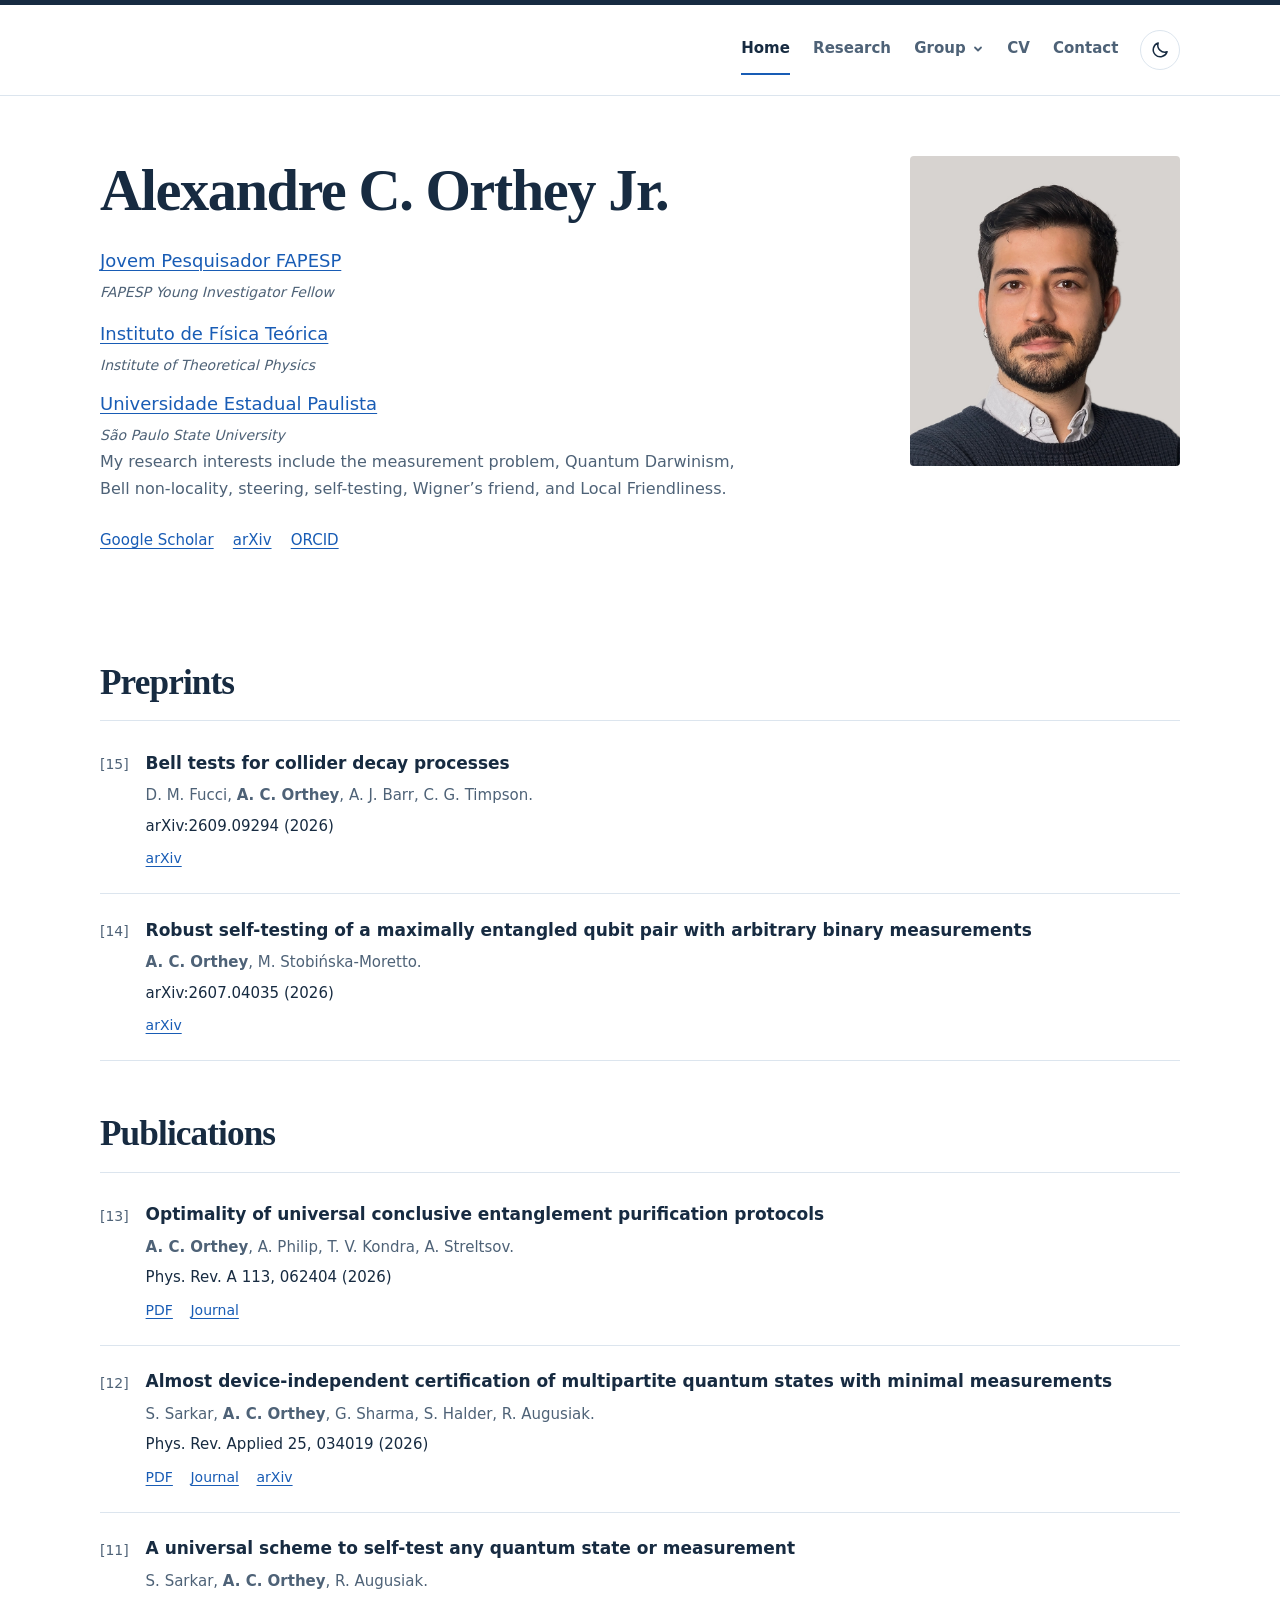
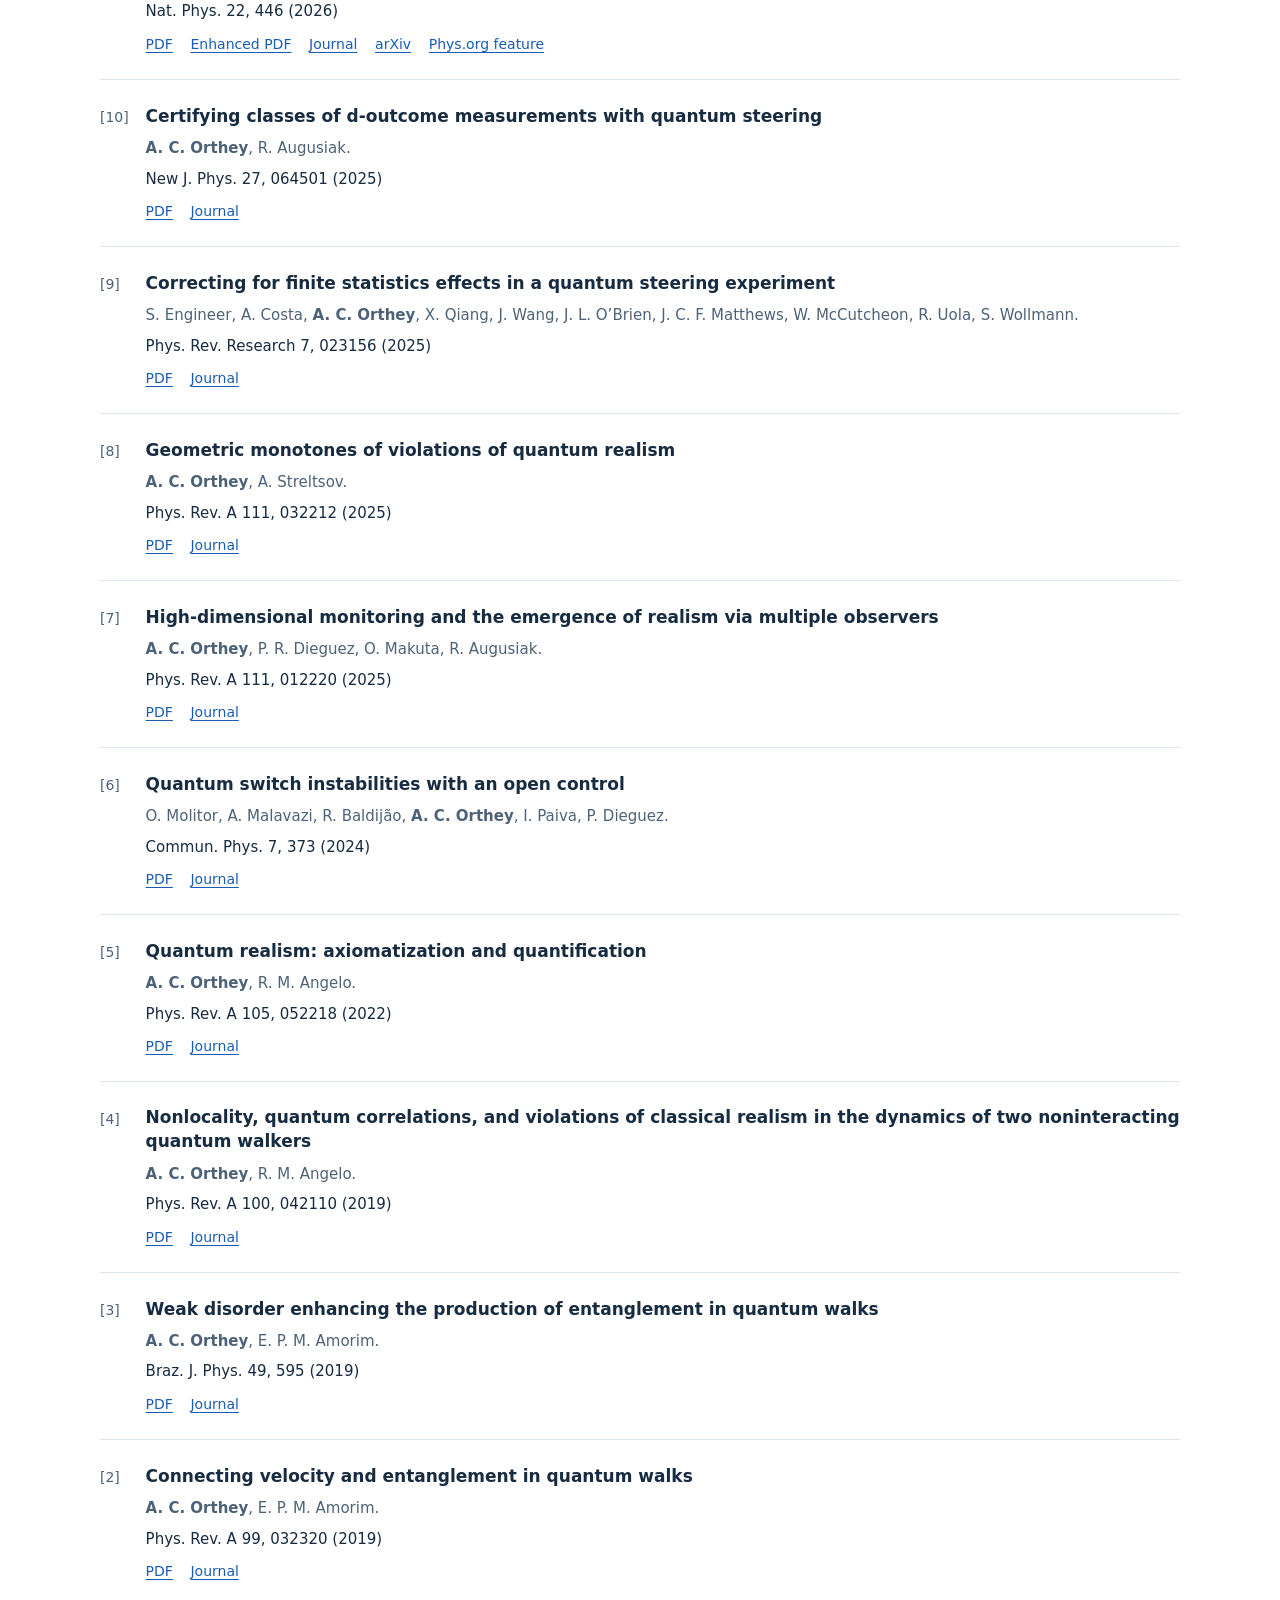
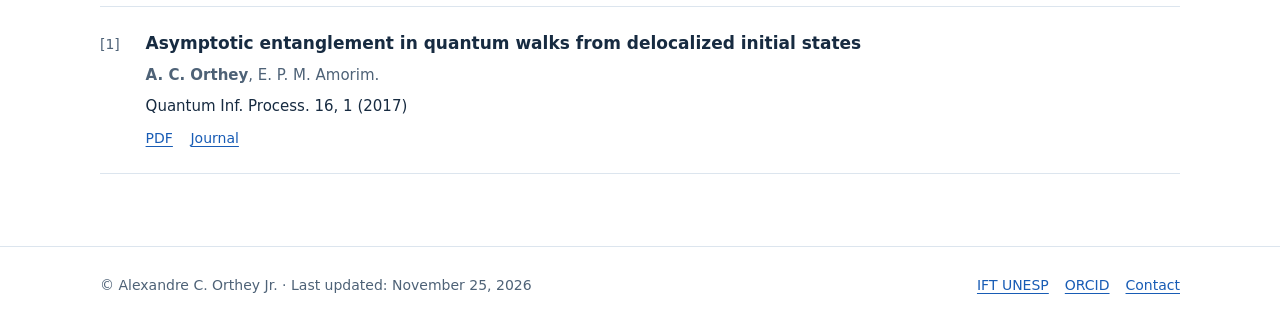
<file: index.html>
<!doctype html>
<html lang="en">
<head>
  <meta charset="utf-8">
  <meta name="viewport" content="width=device-width, initial-scale=1">
  <title>Alexandre C. Orthey Jr. | Quantum foundations</title>
  <meta name="description" content="Alexandre C. Orthey Jr. — quantum foundations and quantum information researcher at IFT UNESP. Research, publications, group, and academic background.">
  <link rel="icon" type="image/svg+xml" href="assets/cat.svg">
  <script>
    (function () {
      try {
        var saved = localStorage.getItem("theme");
        var theme = saved === "light" || saved === "dark"
          ? saved
          : (window.matchMedia("(prefers-color-scheme: dark)").matches ? "dark" : "light");
        document.documentElement.dataset.theme = theme;
      } catch (error) {
        document.documentElement.dataset.theme =
          window.matchMedia("(prefers-color-scheme: dark)").matches ? "dark" : "light";
      }
    }());
  </script>
  <link rel="stylesheet" href="assets/style.css?v=20260930">
  <script src="assets/theme.js" defer></script>
  <script src="assets/navigation.js" defer></script>
  <script data-goatcounter="https://orthey.goatcounter.com/count"
          async src="https://gc.zgo.at/count.js"></script>
  <link rel="canonical" href="https://orthey.github.io/">
</head>
<body>
  <a class="skip-link" href="#main">Skip to content</a>
  <!-- SHARED HEADER: if changing a navigation label, update it in all pages. -->
  <header class="site-header">
    <div class="wrap header-inner header-inner-home">
      <div class="header-actions">
        <nav aria-label="Main navigation">
          <ul class="navigation">
            <li><a href="index.html" aria-current="page">Home</a></li>
            <li><a href="research.html">Research</a></li>
            <li>
              <details class="nav-dropdown">
                <summary>Group <svg viewBox="0 0 12 12" aria-hidden="true"><path d="m3 4.5 3 3 3-3"/></svg></summary>
                <ul class="nav-submenu">
                  <li><a href="group.html">Members</a></li>
                  <li><a href="news.html">News</a></li>
                  <li><a href="visitors.html">Visitors</a></li>
                  <li><a href="open-positions.html">Open positions</a></li>
                </ul>
              </details>
            </li>
            <li><a href="cv.html">CV</a></li>
            <li><a href="contact.html">Contact</a></li>
          </ul>
        </nav>
        <button class="theme-toggle" type="button" aria-label="Switch to dark mode" aria-pressed="false" title="Switch to dark mode">
          <svg viewBox="0 0 24 24" aria-hidden="true">
            <path class="theme-icon-moon" d="M20.5 14.2A8.5 8.5 0 0 1 9.8 3.5 8.5 8.5 0 1 0 20.5 14.2Z"/>
            <g class="theme-icon-sun">
              <circle cx="12" cy="12" r="3.5"/>
              <path d="M12 2v2M12 20v2M4.9 4.9l1.4 1.4M17.7 17.7l1.4 1.4M2 12h2M20 12h2M4.9 19.1l1.4-1.4M17.7 6.3l1.4-1.4"/>
            </g>
          </svg>
        </button>
      </div>
    </div>
  </header>
  <main class="wrap" id="main">
    <!-- INTRODUCTION -->
    <section class="hero" aria-labelledby="profile-title">
      <div>
        <h1 id="profile-title">Alexandre C. Orthey Jr.</h1>
        <div class="affiliation">
          <div class="affiliation-fellowship">
            <a href="https://bv.fapesp.br/en/auxilios/119982/quantum-resources-and-applications-in-extended-wigners-friend-scenarios/" lang="pt-BR">Jovem Pesquisador FAPESP</a><br>
            <em class="institution-translation">FAPESP Young Investigator Fellow</em>
          </div>
          <div class="institution">
            <a href="https://www.ift.unesp.br/" lang="pt-BR">Instituto de Física Teórica</a><br>
            <em class="institution-translation">Institute of Theoretical Physics</em>
          </div>
          <div class="institution">
            <a href="https://www2.unesp.br/" lang="pt-BR">Universidade Estadual Paulista</a><br>
            <em class="institution-translation">São Paulo State University</em>
          </div>
        </div>
        <p class="interests">My research interests include the measurement problem, Quantum Darwinism, Bell non-locality, steering, self-testing, Wigner’s friend, and Local Friendliness.</p>
        <div class="profile-links"><a href="https://scholar.google.com/citations?hl=en&amp;user=_CFKh98AAAAJ&amp;view_op=list_works&amp;sortby=pubdate">Google Scholar</a> <a href="https://arxiv.org/a/orthey_a_1.html">arXiv</a> <a href="https://orcid.org/0000-0001-8111-3944">ORCID</a></div>
      </div>
      <div class="hero-photo"><img class="portrait" src="assets/images/alexandre-orthey.jpg?v=20c31b17df38" alt="Alexandre C. Orthey Jr." width="270" height="310"></div>
    </section>

    <section class="section" aria-labelledby="preprints-title">
      <div class="section-heading"><h2 id="preprints-title">Preprints</h2></div>
      <ul class="publications">
      <!-- PUBLICATION 15: copy this entire li block to add another paper. -->
      <li class="publication">
        <span class="publication-number">[15]</span>
        <div>
          <span class="publication-title">Bell tests for collider decay processes</span>
          <p class="authors">D. M. Fucci, <strong>A. C. Orthey</strong>, A. J. Barr, C. G. Timpson.</p>
          <p class="journal">arXiv:2609.09294 (2026)</p>
          <div class="publication-links"><a href="https://arxiv.org/abs/2609.09294">arXiv</a></div>
        </div>
      </li>
      <!-- PUBLICATION 14: copy this entire li block to add another paper. -->
      <li class="publication">
        <span class="publication-number">[14]</span>
        <div>
          <span class="publication-title">Robust self-testing of a maximally entangled qubit pair with arbitrary binary measurements</span>
          <p class="authors"><strong>A. C. Orthey</strong>, M. Stobińska-Moretto.</p>
          <p class="journal">arXiv:2607.04035 (2026)</p>
          <div class="publication-links"><a href="https://arxiv.org/abs/2607.04035">arXiv</a></div>
        </div>
      </li>
      </ul>
    </section>

    <section class="section" aria-labelledby="publications-title">
      <div class="section-heading"><h2 id="publications-title">Publications</h2></div>
      <ul class="publications">
      <!-- PUBLICATION 13: copy this entire li block to add another paper. -->
      <li class="publication">
        <span class="publication-number">[13]</span>
        <div>
          <span class="publication-title">Optimality of universal conclusive entanglement purification protocols</span>
          <p class="authors"><strong>A. C. Orthey</strong>, A. Philip, T. V. Kondra, A. Streltsov.</p>
          <p class="journal">Phys. Rev. A 113, 062404 (2026)</p>
          <div class="publication-links"><a href="papers/orthey2026optimality.pdf">PDF</a> <a href="https://doi.org/10.1103/bz3j-9njg">Journal</a></div>
        </div>
      </li>
      <!-- PUBLICATION 12: copy this entire li block to add another paper. -->
      <li class="publication">
        <span class="publication-number">[12]</span>
        <div>
          <span class="publication-title">Almost device-independent certification of multipartite quantum states with minimal measurements</span>
          <p class="authors">S. Sarkar, <strong>A. C. Orthey</strong>, G. Sharma, S. Halder, R. Augusiak.</p>
          <p class="journal">Phys. Rev. Applied 25, 034019 (2026)</p>
          <div class="publication-links"><a href="papers/sarkar2026almost.pdf">PDF</a> <a href="https://doi.org/10.1103/d1bt-sg46">Journal</a> <a href="http://arxiv.org/abs/2402.18522">arXiv</a></div>
        </div>
      </li>
      <!-- PUBLICATION 11: copy this entire li block to add another paper. -->
      <li class="publication">
        <span class="publication-number">[11]</span>
        <div>
          <span class="publication-title">A universal scheme to self-test any quantum state or measurement</span>
          <p class="authors">S. Sarkar, <strong>A. C. Orthey</strong>, R. Augusiak.</p>
          <p class="journal">Nat. Phys. 22, 446 (2026)</p>
          <div class="publication-links"><a href="papers/Sarkar_et_al-2026-Nature_Physics.pdf">PDF</a> <a href="https://rdcu.be/e6Bbq">Enhanced PDF</a> <a href="https://doi.org/10.1038/s41567-026-03181-y">Journal</a> <a href="https://arxiv.org/abs/2312.04405">arXiv</a> <a href="https://phys.org/news/2026-03-universal-scheme-quantum-state.html">Phys.org feature</a></div>
        </div>
      </li>
      <!-- PUBLICATION 10: copy this entire li block to add another paper. -->
      <li class="publication">
        <span class="publication-number">[10]</span>
        <div>
          <span class="publication-title">Certifying classes of d-outcome measurements with quantum steering</span>
          <p class="authors"><strong>A. C. Orthey</strong>, R. Augusiak.</p>
          <p class="journal">New J. Phys. 27, 064501 (2025)</p>
          <div class="publication-links"><a href="papers/orthey2025certifying.pdf">PDF</a> <a href="https://doi.org/10.1088/1367-2630/adda73">Journal</a></div>
        </div>
      </li>
      <!-- PUBLICATION 9: copy this entire li block to add another paper. -->
      <li class="publication">
        <span class="publication-number">[9]</span>
        <div>
          <span class="publication-title">Correcting for finite statistics effects in a quantum steering experiment</span>
          <p class="authors">S. Engineer, A. Costa, <strong>A. C. Orthey</strong>, X. Qiang, J. Wang, J. L. O’Brien, J. C. F. Matthews, W. McCutcheon, R. Uola, S. Wollmann.</p>
          <p class="journal">Phys. Rev. Research 7, 023156 (2025)</p>
          <div class="publication-links"><a href="papers/engineer2025correcting.pdf">PDF</a> <a href="https://doi.org/10.1103/PhysRevResearch.7.023156">Journal</a></div>
        </div>
      </li>
      <!-- PUBLICATION 8: copy this entire li block to add another paper. -->
      <li class="publication">
        <span class="publication-number">[8]</span>
        <div>
          <span class="publication-title">Geometric monotones of violations of quantum realism</span>
          <p class="authors"><strong>A. C. Orthey</strong>, A. Streltsov.</p>
          <p class="journal">Phys. Rev. A 111, 032212 (2025)</p>
          <div class="publication-links"><a href="papers/orthey2025geometric.pdf">PDF</a> <a href="https://doi.org/10.1103/PhysRevA.111.032212">Journal</a></div>
        </div>
      </li>
      <!-- PUBLICATION 7: copy this entire li block to add another paper. -->
      <li class="publication">
        <span class="publication-number">[7]</span>
        <div>
          <span class="publication-title">High-dimensional monitoring and the emergence of realism via multiple observers</span>
          <p class="authors"><strong>A. C. Orthey</strong>, P. R. Dieguez, O. Makuta, R. Augusiak.</p>
          <p class="journal">Phys. Rev. A 111, 012220 (2025)</p>
          <div class="publication-links"><a href="papers/orthey2025high.pdf">PDF</a> <a href="https://doi.org/10.1103/PhysRevA.111.012220">Journal</a></div>
        </div>
      </li>
      <!-- PUBLICATION 6: copy this entire li block to add another paper. -->
      <li class="publication">
        <span class="publication-number">[6]</span>
        <div>
          <span class="publication-title">Quantum switch instabilities with an open control</span>
          <p class="authors">O. Molitor, A. Malavazi, R. Baldijão, <strong>A. C. Orthey</strong>, I. Paiva, P. Dieguez.</p>
          <p class="journal">Commun. Phys. 7, 373 (2024)</p>
          <div class="publication-links"><a href="papers/molitor_et_al-2024-communications_physics.pdf">PDF</a> <a href="https://doi.org/10.1038/s42005-024-01843-y">Journal</a></div>
        </div>
      </li>
      <!-- PUBLICATION 5: copy this entire li block to add another paper. -->
      <li class="publication">
        <span class="publication-number">[5]</span>
        <div>
          <span class="publication-title">Quantum realism: axiomatization and quantification</span>
          <p class="authors"><strong>A. C. Orthey</strong>, R. M. Angelo.</p>
          <p class="journal">Phys. Rev. A 105, 052218 (2022)</p>
          <div class="publication-links"><a href="papers/orthey2022quantum.pdf">PDF</a> <a href="https://doi.org/10.1103/PhysRevA.105.052218">Journal</a></div>
        </div>
      </li>
      <!-- PUBLICATION 4: copy this entire li block to add another paper. -->
      <li class="publication">
        <span class="publication-number">[4]</span>
        <div>
          <span class="publication-title">Nonlocality, quantum correlations, and violations of classical realism in the dynamics of two noninteracting quantum walkers</span>
          <p class="authors"><strong>A. C. Orthey</strong>, R. M. Angelo.</p>
          <p class="journal">Phys. Rev. A 100, 042110 (2019)</p>
          <div class="publication-links"><a href="papers/orthey2019nonlocality.pdf">PDF</a> <a href="https://doi.org/10.1103/PhysRevA.100.042110">Journal</a></div>
        </div>
      </li>
      <!-- PUBLICATION 3: copy this entire li block to add another paper. -->
      <li class="publication">
        <span class="publication-number">[3]</span>
        <div>
          <span class="publication-title">Weak disorder enhancing the production of entanglement in quantum walks</span>
          <p class="authors"><strong>A. C. Orthey</strong>, E. P. M. Amorim.</p>
          <p class="journal">Braz. J. Phys. 49, 595 (2019)</p>
          <div class="publication-links"><a href="papers/orthey2019weak.pdf">PDF</a> <a href="https://doi.org/10.1007/s13538-019-00685-2">Journal</a></div>
        </div>
      </li>
      <!-- PUBLICATION 2: copy this entire li block to add another paper. -->
      <li class="publication">
        <span class="publication-number">[2]</span>
        <div>
          <span class="publication-title">Connecting velocity and entanglement in quantum walks</span>
          <p class="authors"><strong>A. C. Orthey</strong>, E. P. M. Amorim.</p>
          <p class="journal">Phys. Rev. A 99, 032320 (2019)</p>
          <div class="publication-links"><a href="papers/orthey2019connecting.pdf">PDF</a> <a href="https://doi.org/10.1103/PhysRevA.99.032320">Journal</a></div>
        </div>
      </li>
      <!-- PUBLICATION 1: copy this entire li block to add another paper. -->
      <li class="publication">
        <span class="publication-number">[1]</span>
        <div>
          <span class="publication-title">Asymptotic entanglement in quantum walks from delocalized initial states</span>
          <p class="authors"><strong>A. C. Orthey</strong>, E. P. M. Amorim.</p>
          <p class="journal">Quantum Inf. Process. 16, 1 (2017)</p>
          <div class="publication-links"><a href="papers/orthey2017asymptotic.pdf">PDF</a> <a href="https://doi.org/10.1007/s11128-017-1672-1">Journal</a></div>
        </div>
      </li>
      </ul>
    </section>
  </main>
  <footer class="site-footer">
    <div class="wrap footer-inner">
      <p>© Alexandre C. Orthey Jr. <span aria-hidden="true">·</span> Last updated: November 25, 2026</p>
      <div class="footer-links"><a href="https://www.ift.unesp.br/#!/en">IFT UNESP</a> <a href="https://orcid.org/0000-0001-8111-3944">ORCID</a> <a href="contact.html">Contact</a></div>
    </div>
  </footer>
</body>
</html>
</file>
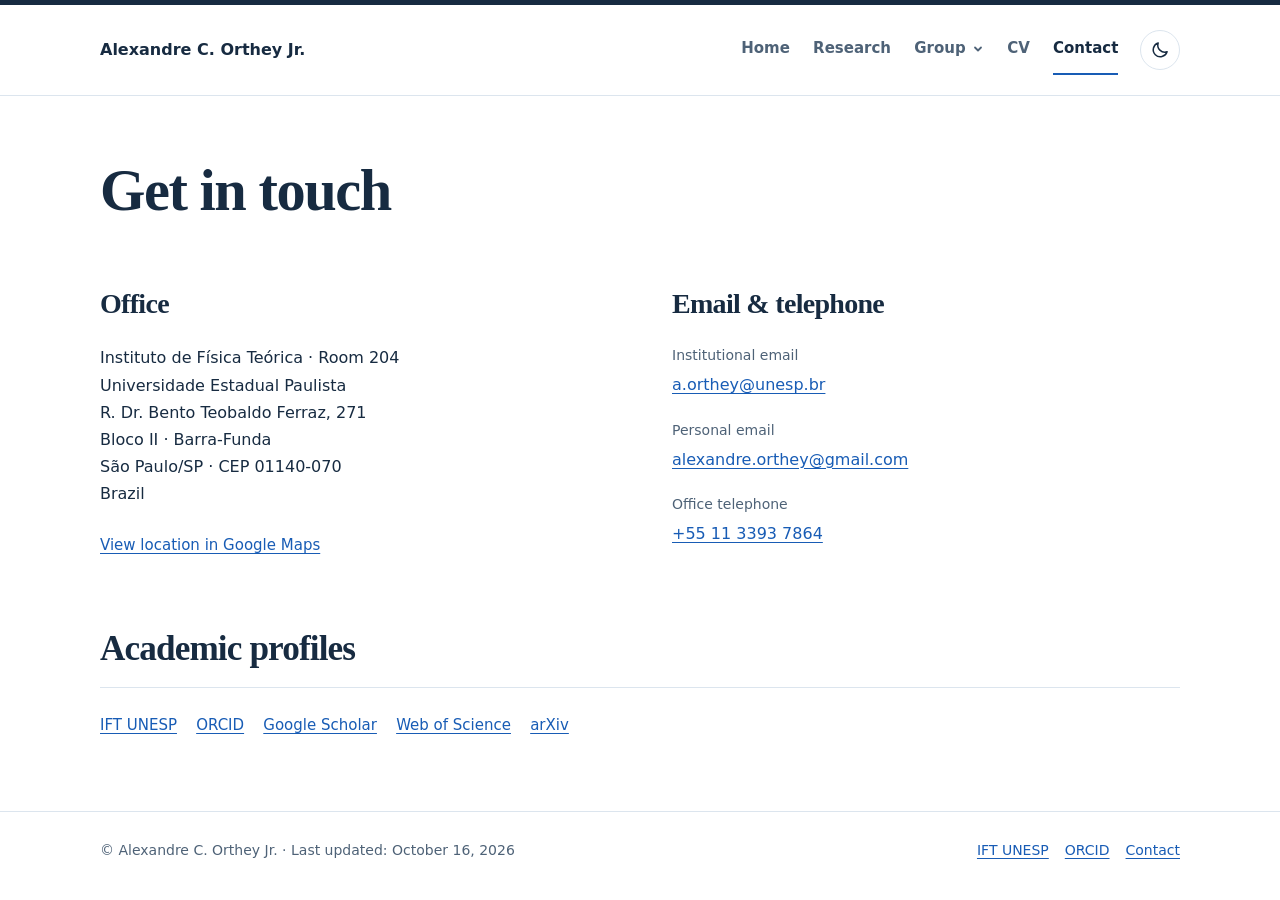
<file: contact.html>
<!doctype html>
<html lang="en">
<head>
  <meta charset="utf-8">
  <meta name="viewport" content="width=device-width, initial-scale=1">
  <title>Contact | Alexandre C. Orthey Jr.</title>
  <meta name="description" content="Contact Alexandre C. Orthey Jr. at the Institute of Theoretical Physics, São Paulo State University, Brazil.">
  <link rel="icon" type="image/svg+xml" href="assets/cat.svg">
  <script>
    (function () {
      try {
        var saved = localStorage.getItem("theme");
        var theme = saved === "light" || saved === "dark"
          ? saved
          : (window.matchMedia("(prefers-color-scheme: dark)").matches ? "dark" : "light");
        document.documentElement.dataset.theme = theme;
      } catch (error) {
        document.documentElement.dataset.theme =
          window.matchMedia("(prefers-color-scheme: dark)").matches ? "dark" : "light";
      }
    }());
  </script>
  <link rel="stylesheet" href="assets/style.css?v=20260930">
  <script src="assets/theme.js" defer></script>
  <script src="assets/navigation.js" defer></script>
  <script data-goatcounter="https://orthey.goatcounter.com/count"
          async src="https://gc.zgo.at/count.js"></script>
</head>
<body>
  <a class="skip-link" href="#main">Skip to content</a>
  <!-- SHARED HEADER: if changing a navigation label, update it in all pages. -->
  <header class="site-header">
    <div class="wrap header-inner">
      <a class="brand" href="index.html">Alexandre C. Orthey Jr.</a>
      <div class="header-actions">
        <nav aria-label="Main navigation">
          <ul class="navigation">
            <li><a href="index.html">Home</a></li>
            <li><a href="research.html">Research</a></li>
            <li>
              <details class="nav-dropdown">
                <summary>Group <svg viewBox="0 0 12 12" aria-hidden="true"><path d="m3 4.5 3 3 3-3"/></svg></summary>
                <ul class="nav-submenu">
                  <li><a href="group.html">Members</a></li>
                  <li><a href="news.html">News</a></li>
                  <li><a href="visitors.html">Visitors</a></li>
                  <li><a href="open-positions.html">Open positions</a></li>
                </ul>
              </details>
            </li>
            <li><a href="cv.html">CV</a></li>
            <li><a href="contact.html" aria-current="page">Contact</a></li>
          </ul>
        </nav>
        <button class="theme-toggle" type="button" aria-label="Switch to dark mode" aria-pressed="false" title="Switch to dark mode">
          <svg viewBox="0 0 24 24" aria-hidden="true">
            <path class="theme-icon-moon" d="M20.5 14.2A8.5 8.5 0 0 1 9.8 3.5 8.5 8.5 0 1 0 20.5 14.2Z"/>
            <g class="theme-icon-sun">
              <circle cx="12" cy="12" r="3.5"/>
              <path d="M12 2v2M12 20v2M4.9 4.9l1.4 1.4M17.7 17.7l1.4 1.4M2 12h2M20 12h2M4.9 19.1l1.4-1.4M17.7 6.3l1.4-1.4"/>
            </g>
          </svg>
        </button>
      </div>
    </div>
  </header>
  <main class="wrap" id="main">
    <div class="page-intro">
      <h1>Get in touch</h1>
    </div>
    <!-- CONTACT DETAILS -->
    <div class="contact-grid">
      <section aria-labelledby="office-title">
        <h2 id="office-title">Office</h2>
        <address>
          Instituto de Física Teórica · Room 204<br>
          Universidade Estadual Paulista<br>
          R. Dr. Bento Teobaldo Ferraz, 271<br>
          Bloco II · Barra-Funda<br>
          São Paulo/SP · CEP 01140-070<br>
          Brazil
        </address>
        <p class="profile-links"><a href="https://maps.app.goo.gl/yHxcCW7n1PpnyNoA8">View location in Google Maps</a></p>
      </section>
      <section aria-labelledby="email-title">
        <h2 id="email-title">Email &amp; telephone</h2>
        <ul class="contact-list">
          <li><span class="contact-label">Institutional email</span><a href="mailto:a.orthey@unesp.br">a.orthey@unesp.br</a></li>
          <li><span class="contact-label">Personal email</span><a href="mailto:alexandre.orthey@gmail.com">alexandre.orthey@gmail.com</a></li>
          <li><span class="contact-label">Office telephone</span><a href="tel:+551133937864">+55 11 3393 7864</a></li>
        </ul>
      </section>
    </div>
    <section class="section" aria-labelledby="profiles-title">
      <div class="section-heading"><h2 id="profiles-title">Academic profiles</h2></div>
      <div class="profile-links"><a href="https://www.ift.unesp.br/#!/en/extension/research-groups/">IFT UNESP</a> <a href="https://orcid.org/0000-0001-8111-3944">ORCID</a> <a href="https://scholar.google.com/citations?hl=en&amp;user=_CFKh98AAAAJ&amp;view_op=list_works&amp;sortby=pubdate">Google Scholar</a> <a href="https://www.webofscience.com/wos/author/record/KIB-5121-2024">Web of Science</a> <a href="https://arxiv.org/a/orthey_a_1.html">arXiv</a></div>
    </section>
  </main>
  <footer class="site-footer">
    <div class="wrap footer-inner">
      <p>© Alexandre C. Orthey Jr. <span aria-hidden="true">·</span> Last updated: October 16, 2026</p>
      <div class="footer-links"><a href="https://www.ift.unesp.br/#!/en">IFT UNESP</a> <a href="https://orcid.org/0000-0001-8111-3944">ORCID</a> <a href="contact.html">Contact</a></div>
    </div>
  </footer>
</body>
</html>
</file>
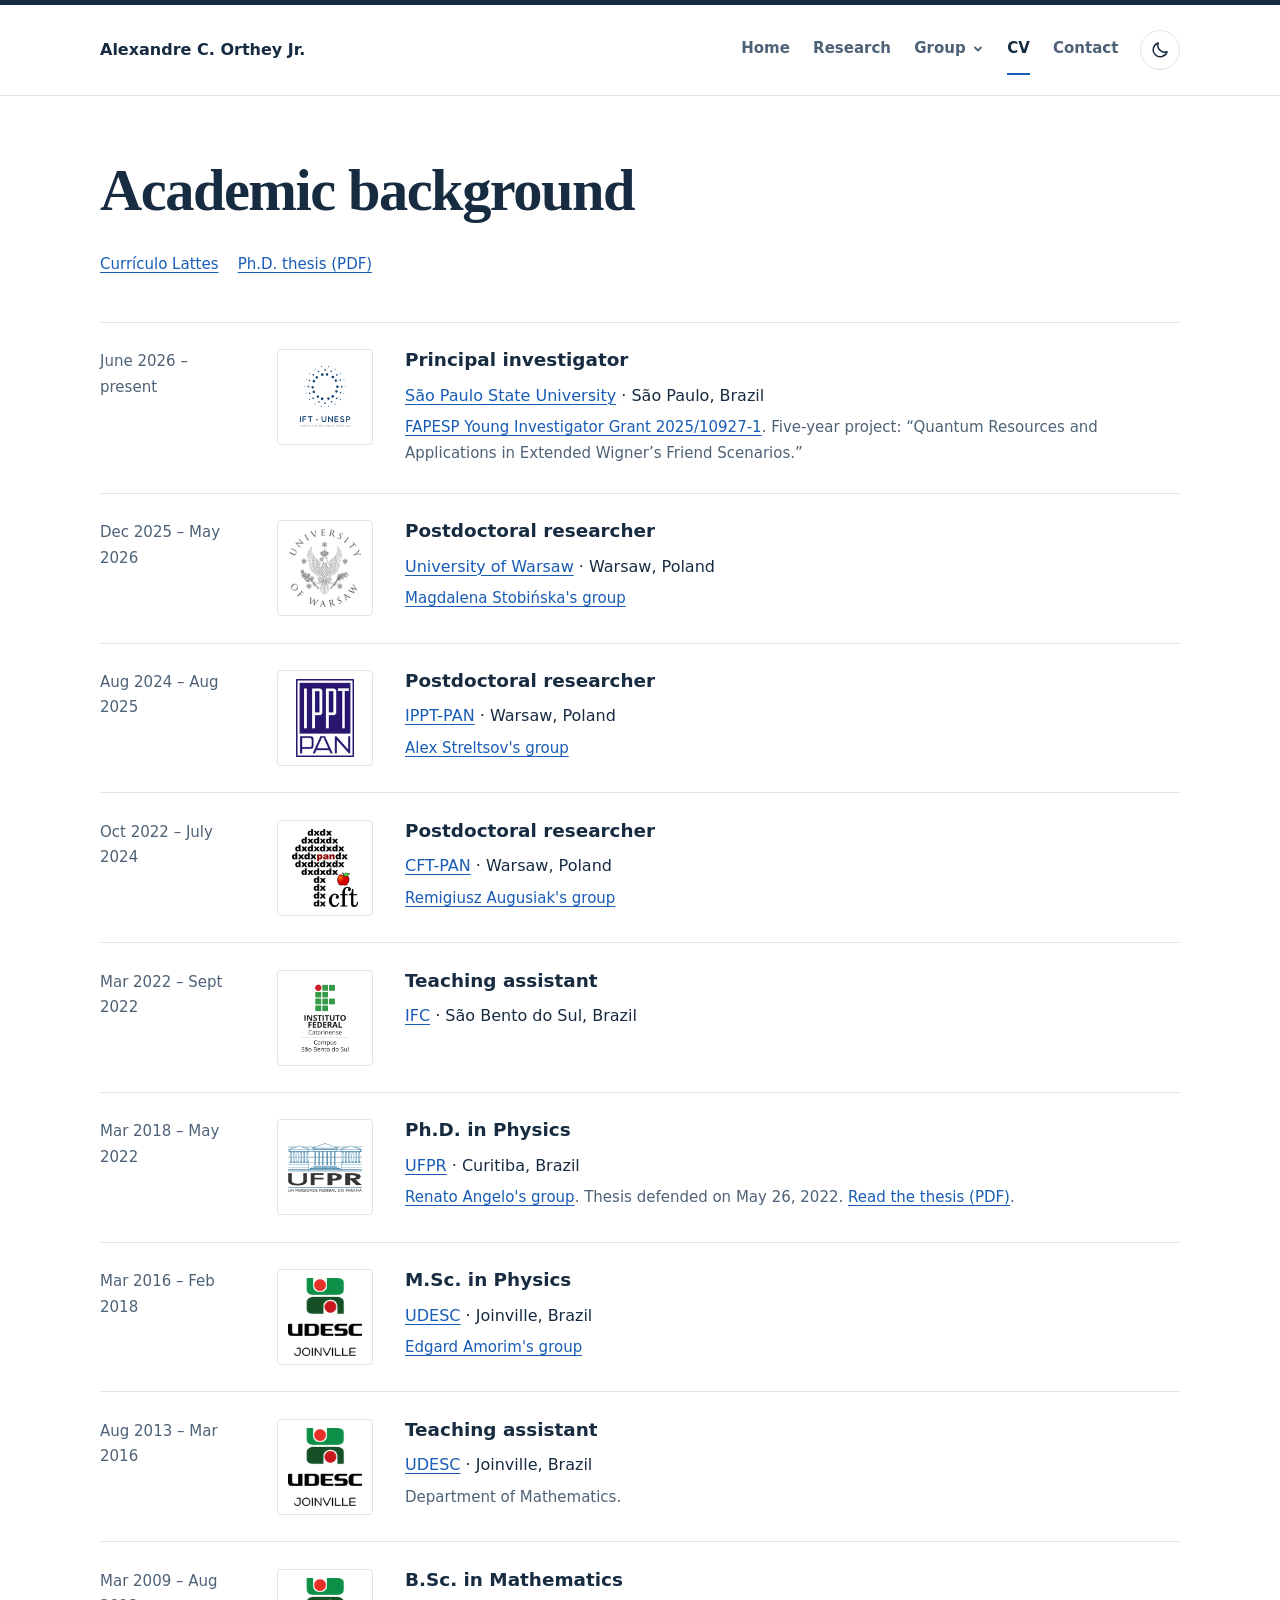
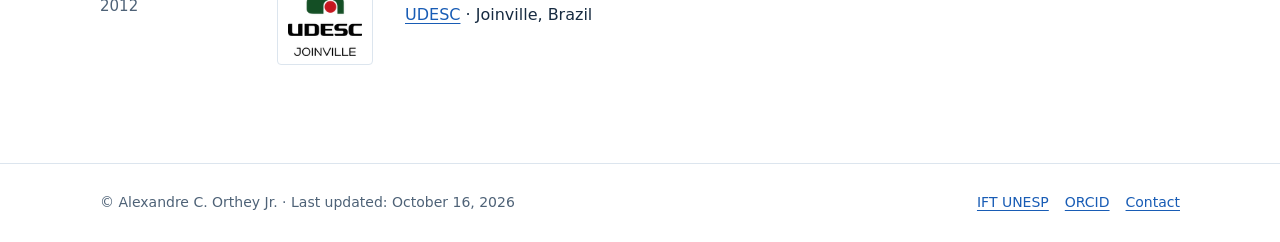
<file: cv.html>
<!doctype html>
<html lang="en">
<head>
  <meta charset="utf-8">
  <meta name="viewport" content="width=device-width, initial-scale=1">
  <title>CV | Alexandre C. Orthey Jr.</title>
  <meta name="description" content="Academic appointments and education of Alexandre C. Orthey Jr., with links to his doctoral thesis and Currículo Lattes.">
  <link rel="icon" type="image/svg+xml" href="assets/cat.svg">
  <script>
    (function () {
      try {
        var saved = localStorage.getItem("theme");
        var theme = saved === "light" || saved === "dark"
          ? saved
          : (window.matchMedia("(prefers-color-scheme: dark)").matches ? "dark" : "light");
        document.documentElement.dataset.theme = theme;
      } catch (error) {
        document.documentElement.dataset.theme =
          window.matchMedia("(prefers-color-scheme: dark)").matches ? "dark" : "light";
      }
    }());
  </script>
  <link rel="stylesheet" href="assets/style.css?v=20261016-cv-logos">
  <script src="assets/theme.js" defer></script>
  <script src="assets/navigation.js" defer></script>
  <script data-goatcounter="https://orthey.goatcounter.com/count"
          async src="https://gc.zgo.at/count.js"></script>
</head>
<body>
  <a class="skip-link" href="#main">Skip to content</a>
  <!-- SHARED HEADER: if changing a navigation label, update it in all pages. -->
  <header class="site-header">
    <div class="wrap header-inner">
      <a class="brand" href="index.html">Alexandre C. Orthey Jr.</a>
      <div class="header-actions">
        <nav aria-label="Main navigation">
          <ul class="navigation">
            <li><a href="index.html">Home</a></li>
            <li><a href="research.html">Research</a></li>
            <li>
              <details class="nav-dropdown">
                <summary>Group <svg viewBox="0 0 12 12" aria-hidden="true"><path d="m3 4.5 3 3 3-3"/></svg></summary>
                <ul class="nav-submenu">
                  <li><a href="group.html">Members</a></li>
                  <li><a href="news.html">News</a></li>
                  <li><a href="visitors.html">Visitors</a></li>
                  <li><a href="open-positions.html">Open positions</a></li>
                </ul>
              </details>
            </li>
            <li><a href="cv.html" aria-current="page">CV</a></li>
            <li><a href="contact.html">Contact</a></li>
          </ul>
        </nav>
        <button class="theme-toggle" type="button" aria-label="Switch to dark mode" aria-pressed="false" title="Switch to dark mode">
          <svg viewBox="0 0 24 24" aria-hidden="true">
            <path class="theme-icon-moon" d="M20.5 14.2A8.5 8.5 0 0 1 9.8 3.5 8.5 8.5 0 1 0 20.5 14.2Z"/>
            <g class="theme-icon-sun">
              <circle cx="12" cy="12" r="3.5"/>
              <path d="M12 2v2M12 20v2M4.9 4.9l1.4 1.4M17.7 17.7l1.4 1.4M2 12h2M20 12h2M4.9 19.1l1.4-1.4M17.7 6.3l1.4-1.4"/>
            </g>
          </svg>
        </button>
      </div>
    </div>
  </header>
  <main class="wrap" id="main">
    <div class="page-intro">
      <h1>Academic background</h1>
      <div class="profile-links"><a href="http://lattes.cnpq.br/0971379634554944">Currículo Lattes</a> <a href="papers/tese_orthey.pdf">Ph.D. thesis (PDF)</a></div>
    </div>
    <ol class="timeline cv-timeline">
      <!-- CV ENTRY: June 2026 – present -->
      <li class="timeline-entry">
        <div class="timeline-date">June 2026 – present</div>
        <img class="timeline-logo" src="assets/images/unesp.png" alt="UNESP logo" width="96" height="96">
        <div><h3>Principal investigator</h3><p><a href="https://www.ift.unesp.br/#!/en">São Paulo State University</a> · São Paulo, Brazil</p><p class="detail"><a href="https://bv.fapesp.br/en/auxilios/119982/quantum-resources-and-applications-in-extended-wigners-friend-scenarios/">FAPESP Young Investigator Grant 2025/10927-1</a>. Five-year project: “Quantum Resources and Applications in Extended Wigner’s Friend Scenarios.”</p></div>
      </li>
      <!-- CV ENTRY: Dec 2025 – May 2026 -->
      <li class="timeline-entry">
        <div class="timeline-date">Dec 2025 – May 2026</div>
        <img class="timeline-logo" src="assets/images/university-of-warsaw.png" alt="University of Warsaw logo" width="96" height="96">
        <div><h3>Postdoctoral researcher</h3><p><a href="https://en.uw.edu.pl/">University of Warsaw</a> · Warsaw, Poland</p><p class="detail"><a href="https://www.stobinska-group.eu/en/">Magdalena Stobińska&#x27;s group</a></p></div>
      </li>
      <!-- CV ENTRY: Aug 2024 – Aug 2025 -->
      <li class="timeline-entry">
        <div class="timeline-date">Aug 2024 – Aug 2025</div>
        <img class="timeline-logo" src="assets/images/ippt-pan.png" alt="IPPT-PAN logo" width="96" height="96">
        <div><h3>Postdoctoral researcher</h3><p><a href="https://www.ippt.pan.pl/en/">IPPT-PAN</a> · Warsaw, Poland</p><p class="detail"><a href="https://qiwarsaw.eu/">Alex Streltsov&#x27;s group</a></p></div>
      </li>
      <!-- CV ENTRY: Oct 2022 – July 2024 -->
      <li class="timeline-entry">
        <div class="timeline-date">Oct 2022 – July 2024</div>
        <img class="timeline-logo" src="assets/images/cft-pan.png" alt="CFT-PAN logo" width="96" height="96">
        <div><h3>Postdoctoral researcher</h3><p><a href="https://www.cft.edu.pl/">CFT-PAN</a> · Warsaw, Poland</p><p class="detail"><a href="http://raugusiak.weebly.com/">Remigiusz Augusiak&#x27;s group</a></p></div>
      </li>
      <!-- CV ENTRY: Mar 2022 – Sept 2022 -->
      <li class="timeline-entry">
        <div class="timeline-date">Mar 2022 – Sept 2022</div>
        <img class="timeline-logo" src="assets/images/ifc.png" alt="IFC logo" width="96" height="96">
        <div><h3>Teaching assistant</h3><p><a href="https://saobentodosul.ifc.edu.br">IFC</a> · São Bento do Sul, Brazil</p></div>
      </li>
      <!-- CV ENTRY: Mar 2018 – May 2022 -->
      <li class="timeline-entry">
        <div class="timeline-date">Mar 2018 – May 2022</div>
        <img class="timeline-logo" src="assets/images/ufpr.jpg" alt="UFPR logo" width="96" height="96">
        <div><h3>Ph.D. in Physics</h3><p><a href="https://www.prppg.ufpr.br/site/ppgfisica/pb/">UFPR</a> · Curitiba, Brazil</p><p class="detail"><a href="http://fisica.ufpr.br/renato/">Renato Angelo&#x27;s group</a>. Thesis defended on May 26, 2022. <a href="papers/tese_orthey.pdf">Read the thesis (PDF)</a>.</p></div>
      </li>
      <!-- CV ENTRY: Mar 2016 – Feb 2018 -->
      <li class="timeline-entry">
        <div class="timeline-date">Mar 2016 – Feb 2018</div>
        <img class="timeline-logo" src="assets/images/udesc.png" alt="UDESC logo" width="96" height="96">
        <div><h3>M.Sc. in Physics</h3><p><a href="https://www.udesc.br/international">UDESC</a> · Joinville, Brazil</p><p class="detail"><a href="https://scholar.google.com/citations?user=0J7ver0AAAAJ&amp;hl=pt-BR">Edgard Amorim&#x27;s group</a></p></div>
      </li>
      <!-- CV ENTRY: Aug 2013 – Mar 2016 -->
      <li class="timeline-entry">
        <div class="timeline-date">Aug 2013 – Mar 2016</div>
        <img class="timeline-logo" src="assets/images/udesc.png" alt="UDESC logo" width="96" height="96">
        <div><h3>Teaching assistant</h3><p><a href="https://www.udesc.br/international">UDESC</a> · Joinville, Brazil</p><p class="detail">Department of Mathematics.</p></div>
      </li>
      <!-- CV ENTRY: Mar 2009 – Aug 2012 -->
      <li class="timeline-entry">
        <div class="timeline-date">Mar 2009 – Aug 2012</div>
        <img class="timeline-logo" src="assets/images/udesc.png" alt="UDESC logo" width="96" height="96">
        <div><h3>B.Sc. in Mathematics</h3><p><a href="https://www.udesc.br/international">UDESC</a> · Joinville, Brazil</p></div>
      </li>
    </ol>
  </main>
  <footer class="site-footer">
    <div class="wrap footer-inner">
      <p>© Alexandre C. Orthey Jr. <span aria-hidden="true">·</span> Last updated: October 16, 2026</p>
      <div class="footer-links"><a href="https://www.ift.unesp.br/#!/en">IFT UNESP</a> <a href="https://orcid.org/0000-0001-8111-3944">ORCID</a> <a href="contact.html">Contact</a></div>
    </div>
  </footer>
</body>
</html>
</file>
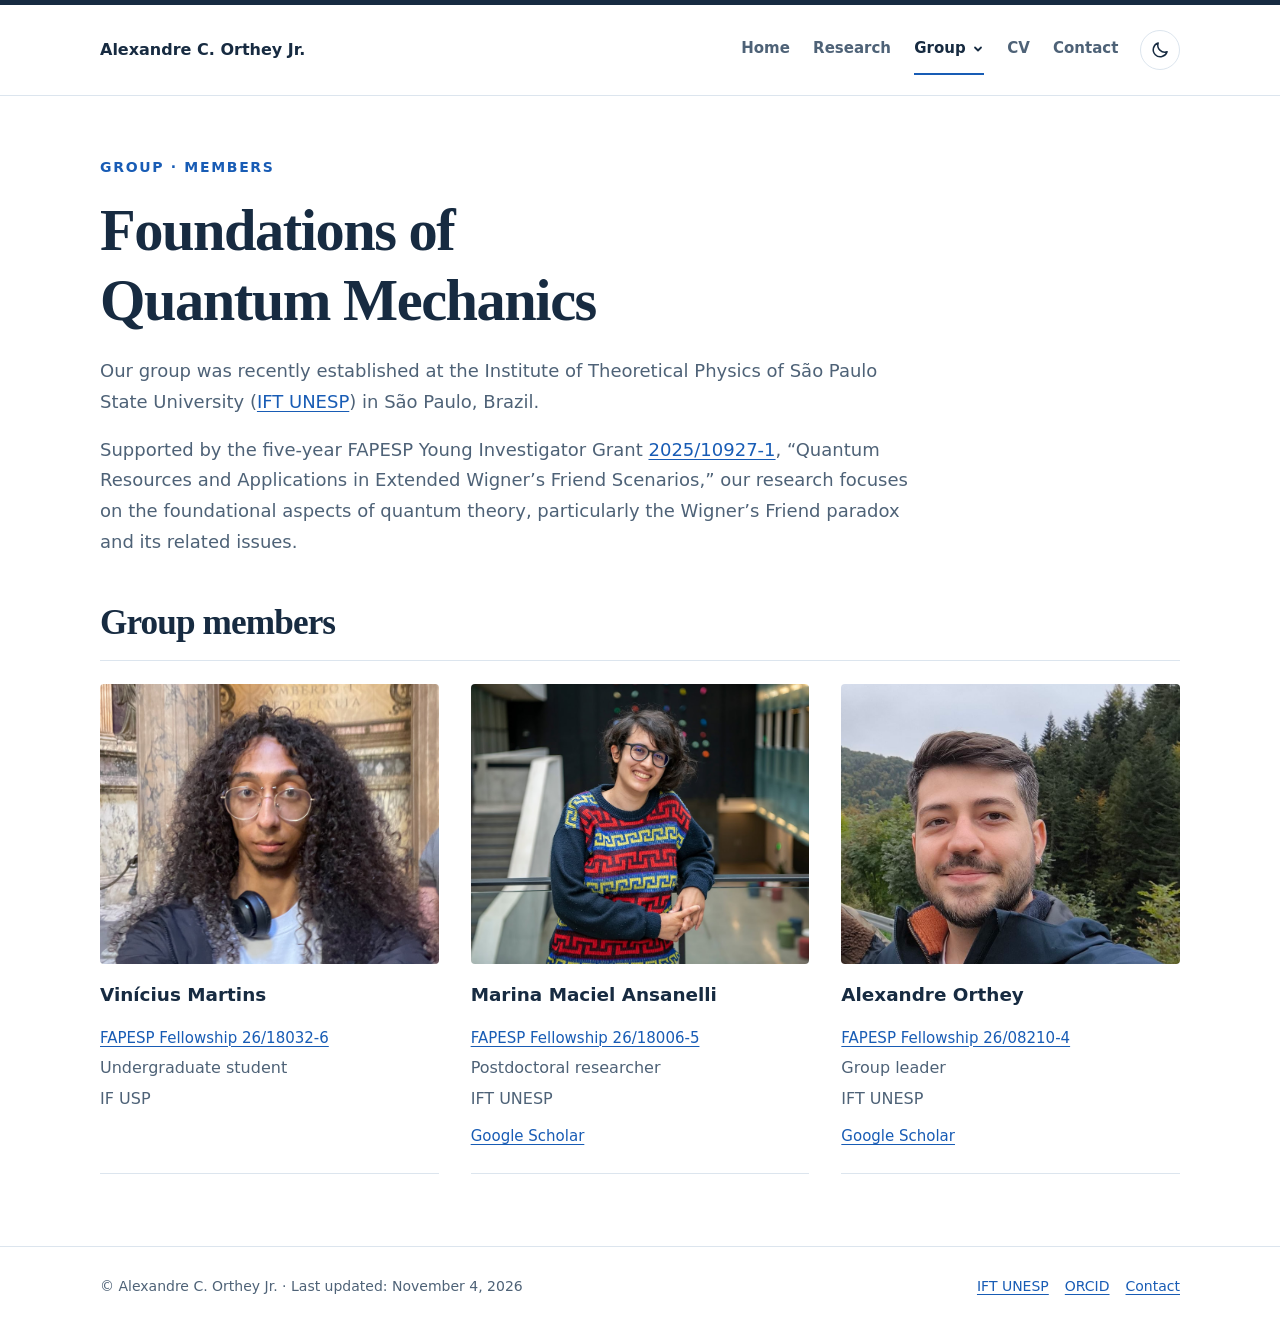
<file: group.html>
<!doctype html>
<html lang="en">
<head>
  <meta charset="utf-8">
  <meta name="viewport" content="width=device-width, initial-scale=1">
  <title>Members | Alexandre C. Orthey Jr.</title>
  <meta name="description" content="The Foundations of Quantum Mechanics group at IFT UNESP, led by Alexandre Orthey. Group members.">
  <link rel="icon" type="image/svg+xml" href="assets/cat.svg">
  <script>
    (function () {
      try {
        var saved = localStorage.getItem("theme");
        var theme = saved === "light" || saved === "dark"
          ? saved
          : (window.matchMedia("(prefers-color-scheme: dark)").matches ? "dark" : "light");
        document.documentElement.dataset.theme = theme;
      } catch (error) {
        document.documentElement.dataset.theme =
          window.matchMedia("(prefers-color-scheme: dark)").matches ? "dark" : "light";
      }
    }());
  </script>
  <link rel="stylesheet" href="assets/style.css?v=20260930">
  <script src="assets/theme.js" defer></script>
  <script src="assets/navigation.js" defer></script>
  <script data-goatcounter="https://orthey.goatcounter.com/count"
          async src="https://gc.zgo.at/count.js"></script>
</head>
<body>
  <a class="skip-link" href="#main">Skip to content</a>
  <!-- SHARED HEADER: if changing a navigation label, update it in all pages. -->
  <header class="site-header">
    <div class="wrap header-inner">
      <a class="brand" href="index.html">Alexandre C. Orthey Jr.</a>
      <div class="header-actions">
        <nav aria-label="Main navigation">
          <ul class="navigation">
            <li><a href="index.html">Home</a></li>
            <li><a href="research.html">Research</a></li>
            <li>
              <details class="nav-dropdown is-current">
                <summary>Group <svg viewBox="0 0 12 12" aria-hidden="true"><path d="m3 4.5 3 3 3-3"/></svg></summary>
                <ul class="nav-submenu">
                  <li><a href="group.html" aria-current="page">Members</a></li>
                  <li><a href="news.html">News</a></li>
                  <li><a href="visitors.html">Visitors</a></li>
                  <li><a href="open-positions.html">Open positions</a></li>
                </ul>
              </details>
            </li>
            <li><a href="cv.html">CV</a></li>
            <li><a href="contact.html">Contact</a></li>
          </ul>
        </nav>
        <button class="theme-toggle" type="button" aria-label="Switch to dark mode" aria-pressed="false" title="Switch to dark mode">
          <svg viewBox="0 0 24 24" aria-hidden="true">
            <path class="theme-icon-moon" d="M20.5 14.2A8.5 8.5 0 0 1 9.8 3.5 8.5 8.5 0 1 0 20.5 14.2Z"/>
            <g class="theme-icon-sun">
              <circle cx="12" cy="12" r="3.5"/>
              <path d="M12 2v2M12 20v2M4.9 4.9l1.4 1.4M17.7 17.7l1.4 1.4M2 12h2M20 12h2M4.9 19.1l1.4-1.4M17.7 6.3l1.4-1.4"/>
            </g>
          </svg>
        </button>
      </div>
    </div>
  </header>
  <main class="wrap" id="main">
    <div class="page-intro">
      <p class="eyebrow">Group · Members</p>
      <h1>Foundations of<br>Quantum Mechanics</h1>
      <p>Our group was recently established at the Institute of Theoretical Physics of São Paulo State University (<a href="https://www.ift.unesp.br/#!/en">IFT UNESP</a>) in São Paulo, Brazil.</p>
      <p>Supported by the five-year FAPESP Young Investigator Grant <a href="https://bv.fapesp.br/en/auxilios/119982/quantum-resources-and-applications-in-extended-wigners-friend-scenarios/">2025/10927-1</a>, “Quantum Resources and Applications in Extended Wigner’s Friend Scenarios,” our research focuses on the foundational aspects of quantum theory, particularly the Wigner’s Friend paradox and its related issues.</p>
    </div>
    <section aria-labelledby="members-title">
      <div class="section-heading"><h2 id="members-title">Group members</h2></div>
      <div class="group-grid">
        <!-- GROUP MEMBER: Vinícius Martins -->
        <article class="member">
          <img src="assets/images/vinicius-martins.jpg?v=db3761d12325" alt="Vinícius Martins" width="320" height="280" loading="lazy">
          <div>
            <h3>Vinícius Martins</h3>
            <p><a href="https://bv.fapesp.br/pt/bolsas/243479/nao-localidade-de-bell-e-o-paradoxo-do-amigo-de-wigner/" title="FAPESP 2026/18032-6 — Não-localidade de Bell e o Paradoxo do Amigo de Wigner">FAPESP Fellowship 26/18032-6</a></p>
            <p>Undergraduate student</p>
            <p>IF USP</p>
          </div>
        </article>
        <!-- GROUP MEMBER: Marina Maciel Ansanelli -->
        <article class="member">
          <img src="assets/images/marina-ansanelli.jpg?v=3957ae91726d" alt="Marina Maciel Ansanelli" width="320" height="280" loading="lazy">
          <div>
            <h3>Marina Maciel Ansanelli</h3>
            <p><a href="https://bv.fapesp.br/pt/bolsas/244886/operacoes-locais-e-aleatoriedade-compartilhada-em-cenarios-de-amigo-de-wigner/" title="FAPESP 2026/18006-5 — Operações locais e aleatoriedade compartilhada em cenários de amigo de Wigner">FAPESP Fellowship 26/18006-5</a></p>
            <p>Postdoctoral researcher</p>
            <p>IFT UNESP</p>
            <a href="https://scholar.google.com/citations?user=I-uz69AAAAAJ&amp;hl=pt-BR&amp;oi=ao">Google Scholar</a>
          </div>
        </article>
        <!-- GROUP MEMBER: Alexandre Orthey -->
        <article class="member">
          <img src="assets/images/alexandre-group.jpg?v=02d0bbaad4cd" alt="Alexandre Orthey" width="320" height="280" loading="lazy">
          <div>
            <h3>Alexandre Orthey</h3>
            <p><a href="https://bv.fapesp.br/pt/bolsas/240294/recursos-quanticos-e-aplicacoes-em-cenarios-estendidos-de-amigo-de-wigner/" title="FAPESP 2026/08210-4 — Recursos Quânticos e Aplicações em Cenários Estendidos de Amigo de Wigner">FAPESP Fellowship 26/08210-4</a></p>
            <p>Group leader</p>
            <p>IFT UNESP</p>
            <a href="https://scholar.google.com/citations?hl=en&amp;user=_CFKh98AAAAJ&amp;view_op=list_works&amp;sortby=pubdate">Google Scholar</a>
          </div>
        </article>
      </div>
    </section>
  </main>
  <footer class="site-footer">
    <div class="wrap footer-inner">
      <p>© Alexandre C. Orthey Jr. <span aria-hidden="true">·</span> Last updated: November 4, 2026</p>
      <div class="footer-links"><a href="https://www.ift.unesp.br/#!/en">IFT UNESP</a> <a href="https://orcid.org/0000-0001-8111-3944">ORCID</a> <a href="contact.html">Contact</a></div>
    </div>
  </footer>
</body>
</html>
</file>
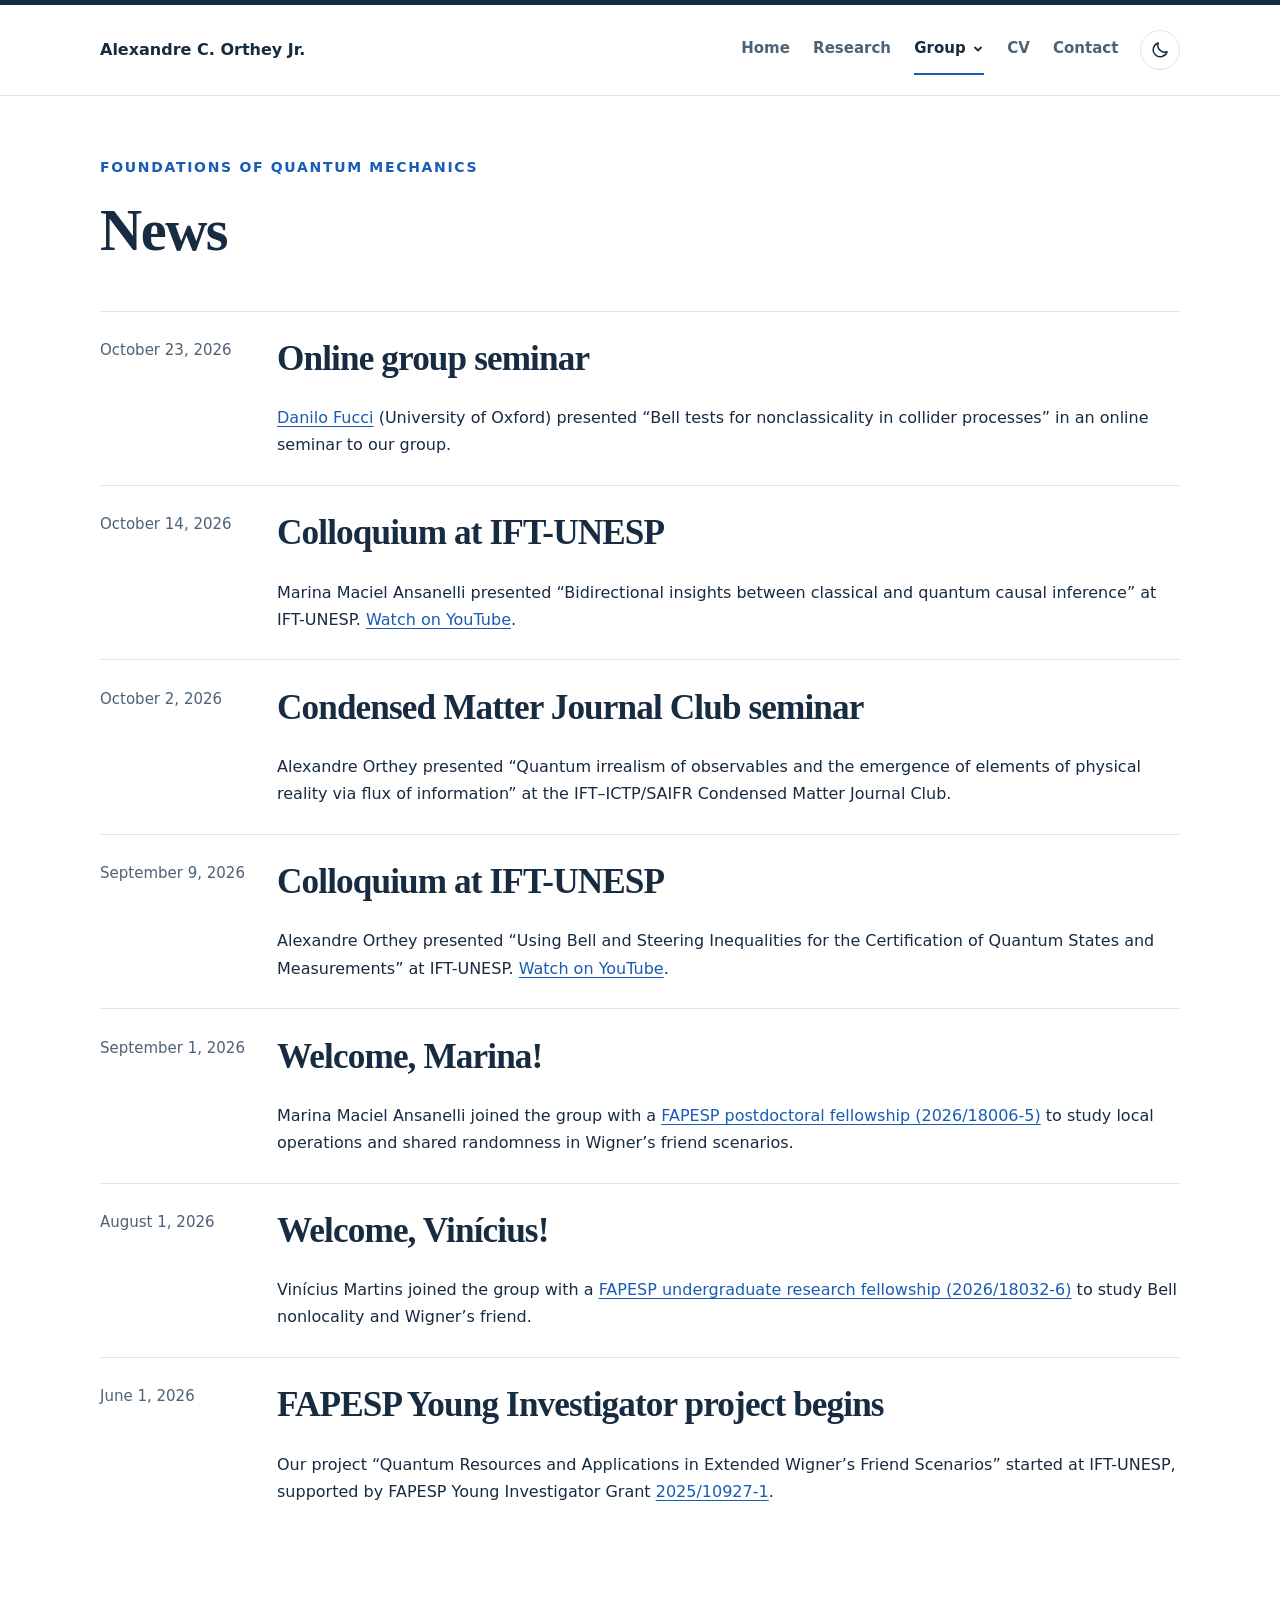
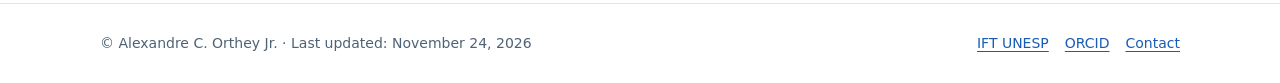
<file: news.html>
<!doctype html>
<html lang="en">
<head>
  <meta charset="utf-8">
  <meta name="viewport" content="width=device-width, initial-scale=1">
  <title>News | Alexandre C. Orthey Jr.</title>
  <meta name="description" content="News and updates from the Foundations of Quantum Mechanics group at IFT UNESP.">
  <link rel="icon" type="image/svg+xml" href="assets/cat.svg">
  <script>
    (function () {
      try {
        var saved = localStorage.getItem("theme");
        var theme = saved === "light" || saved === "dark"
          ? saved
          : (window.matchMedia("(prefers-color-scheme: dark)").matches ? "dark" : "light");
        document.documentElement.dataset.theme = theme;
      } catch (error) {
        document.documentElement.dataset.theme =
          window.matchMedia("(prefers-color-scheme: dark)").matches ? "dark" : "light";
      }
    }());
  </script>
  <link rel="stylesheet" href="assets/style.css?v=20260930">
  <script src="assets/theme.js" defer></script>
  <script src="assets/navigation.js" defer></script>
  <script data-goatcounter="https://orthey.goatcounter.com/count"
          async src="https://gc.zgo.at/count.js"></script>
</head>
<body>
  <a class="skip-link" href="#main">Skip to content</a>
  <!-- SHARED HEADER: if changing a navigation label, update it in all pages. -->
  <header class="site-header">
    <div class="wrap header-inner">
      <a class="brand" href="index.html">Alexandre C. Orthey Jr.</a>
      <div class="header-actions">
        <nav aria-label="Main navigation">
          <ul class="navigation">
            <li><a href="index.html">Home</a></li>
            <li><a href="research.html">Research</a></li>
            <li>
              <details class="nav-dropdown is-current">
                <summary>Group <svg viewBox="0 0 12 12" aria-hidden="true"><path d="m3 4.5 3 3 3-3"/></svg></summary>
                <ul class="nav-submenu">
                  <li><a href="group.html">Members</a></li>
                  <li><a href="news.html" aria-current="page">News</a></li>
                  <li><a href="visitors.html">Visitors</a></li>
                  <li><a href="open-positions.html">Open positions</a></li>
                </ul>
              </details>
            </li>
            <li><a href="cv.html">CV</a></li>
            <li><a href="contact.html">Contact</a></li>
          </ul>
        </nav>
        <button class="theme-toggle" type="button" aria-label="Switch to dark mode" aria-pressed="false" title="Switch to dark mode">
          <svg viewBox="0 0 24 24" aria-hidden="true">
            <path class="theme-icon-moon" d="M20.5 14.2A8.5 8.5 0 0 1 9.8 3.5 8.5 8.5 0 1 0 20.5 14.2Z"/>
            <g class="theme-icon-sun">
              <circle cx="12" cy="12" r="3.5"/>
              <path d="M12 2v2M12 20v2M4.9 4.9l1.4 1.4M17.7 17.7l1.4 1.4M2 12h2M20 12h2M4.9 19.1l1.4-1.4M17.7 6.3l1.4-1.4"/>
            </g>
          </svg>
        </button>
      </div>
    </div>
  </header>
  <main class="wrap" id="main">
    <div class="page-intro">
      <p class="eyebrow">Foundations of Quantum Mechanics</p>
      <h1>News</h1>
    </div>
    <!-- NEWS: keep entries in reverse chronological order, newest first. -->
    <ol class="timeline" aria-label="Group news">
      <li class="timeline-entry">
        <time class="timeline-date" datetime="2026-10-23">October 23, 2026</time>
        <article aria-labelledby="seminar-2026-10-23">
          <h2 id="seminar-2026-10-23">Online group seminar</h2>
          <p><a href="https://scholar.google.com/citations?user=JBHi9UoAAAAJ&amp;hl=pt-BR">Danilo Fucci</a> (University of Oxford) presented “Bell tests for nonclassicality in collider processes” in an online seminar to our group.</p>
        </article>
      </li>
      <li class="timeline-entry">
        <time class="timeline-date" datetime="2026-10-14">October 14, 2026</time>
        <article aria-labelledby="colloquium-2026-10-14">
          <h2 id="colloquium-2026-10-14">Colloquium at IFT-UNESP</h2>
          <p>Marina Maciel Ansanelli presented “Bidirectional insights between classical and quantum causal inference” at IFT-UNESP. <a href="https://www.youtube.com/watch?v=a5x_KTVJHbI">Watch on YouTube</a>.</p>
        </article>
      </li>
      <li class="timeline-entry">
        <time class="timeline-date" datetime="2026-10-02">October 2, 2026</time>
        <article aria-labelledby="seminar-2026-10-02">
          <h2 id="seminar-2026-10-02">Condensed Matter Journal Club seminar</h2>
          <p>Alexandre Orthey presented “Quantum irrealism of observables and the emergence of elements of physical reality via flux of information” at the IFT–ICTP/SAIFR Condensed Matter Journal Club.</p>
        </article>
      </li>
      <li class="timeline-entry">
        <time class="timeline-date" datetime="2026-09-09">September 9, 2026</time>
        <article aria-labelledby="colloquium-2026-09-09">
          <h2 id="colloquium-2026-09-09">Colloquium at IFT-UNESP</h2>
          <p>Alexandre Orthey presented “Using Bell and Steering Inequalities for the Certification of Quantum States and Measurements” at IFT-UNESP. <a href="https://www.youtube.com/watch?v=uETOYmhCg9M">Watch on YouTube</a>.</p>
        </article>
      </li>
      <li class="timeline-entry">
        <time class="timeline-date" datetime="2026-09-01">September 1, 2026</time>
        <article aria-labelledby="welcome-marina">
          <h2 id="welcome-marina">Welcome, Marina!</h2>
          <p>Marina Maciel Ansanelli joined the group with a <a href="https://bv.fapesp.br/pt/bolsas/244886/operacoes-locais-e-aleatoriedade-compartilhada-em-cenarios-de-amigo-de-wigner/">FAPESP postdoctoral fellowship (2026/18006-5)</a> to study local operations and shared randomness in Wigner’s friend scenarios.</p>
        </article>
      </li>
      <li class="timeline-entry">
        <time class="timeline-date" datetime="2026-08-01">August 1, 2026</time>
        <article aria-labelledby="welcome-vinicius">
          <h2 id="welcome-vinicius">Welcome, Vinícius!</h2>
          <p>Vinícius Martins joined the group with a <a href="https://bv.fapesp.br/pt/bolsas/243479/nao-localidade-de-bell-e-o-paradoxo-do-amigo-de-wigner/">FAPESP undergraduate research fellowship (2026/18032-6)</a> to study Bell nonlocality and Wigner’s friend.</p>
        </article>
      </li>
      <li class="timeline-entry">
        <time class="timeline-date" datetime="2026-06-01">June 1, 2026</time>
        <article aria-labelledby="project-launch-2026-06-01">
          <h2 id="project-launch-2026-06-01">FAPESP Young Investigator project begins</h2>
          <p>Our project “Quantum Resources and Applications in Extended Wigner’s Friend Scenarios” started at IFT-UNESP, supported by FAPESP Young Investigator Grant <a href="https://bv.fapesp.br/en/auxilios/119982/quantum-resources-and-applications-in-extended-wigners-friend-scenarios/">2025/10927-1</a>.</p>
        </article>
      </li>
    </ol>
  </main>
  <footer class="site-footer">
    <div class="wrap footer-inner">
      <p>© Alexandre C. Orthey Jr. <span aria-hidden="true">·</span> Last updated: November 24, 2026</p>
      <div class="footer-links"><a href="https://www.ift.unesp.br/#!/en">IFT UNESP</a> <a href="https://orcid.org/0000-0001-8111-3944">ORCID</a> <a href="contact.html">Contact</a></div>
    </div>
  </footer>
</body>
</html>
</file>
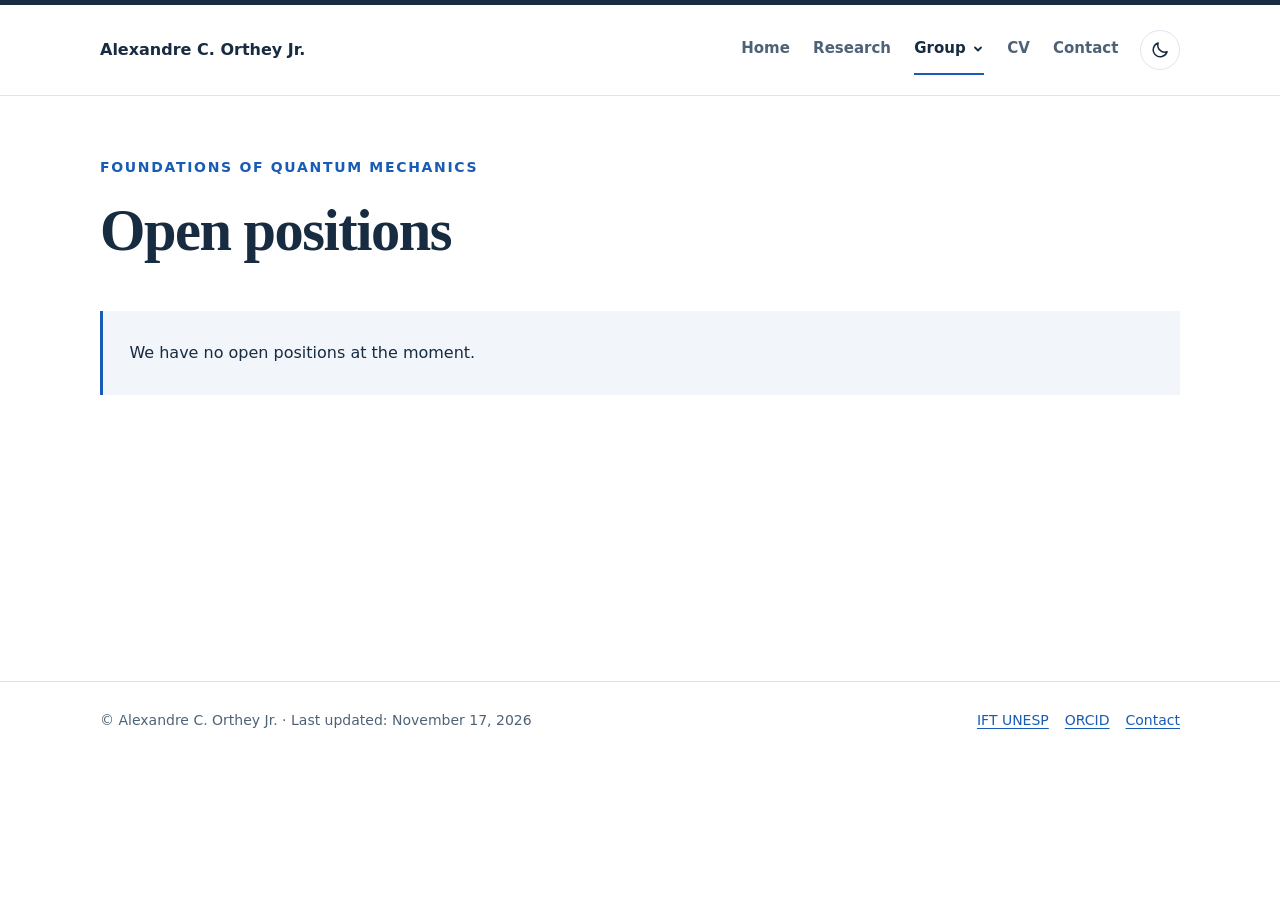
<file: open-positions.html>
<!doctype html>
<html lang="en">
<head>
  <meta charset="utf-8">
  <meta name="viewport" content="width=device-width, initial-scale=1">
  <title>Open positions | Alexandre C. Orthey Jr.</title>
  <meta name="description" content="Open positions in the Foundations of Quantum Mechanics group at IFT UNESP.">
  <link rel="icon" type="image/svg+xml" href="assets/cat.svg">
  <script>
    (function () {
      try {
        var saved = localStorage.getItem("theme");
        var theme = saved === "light" || saved === "dark"
          ? saved
          : (window.matchMedia("(prefers-color-scheme: dark)").matches ? "dark" : "light");
        document.documentElement.dataset.theme = theme;
      } catch (error) {
        document.documentElement.dataset.theme =
          window.matchMedia("(prefers-color-scheme: dark)").matches ? "dark" : "light";
      }
    }());
  </script>
  <link rel="stylesheet" href="assets/style.css?v=20260930">
  <script src="assets/theme.js" defer></script>
  <script src="assets/navigation.js" defer></script>
  <script data-goatcounter="https://orthey.goatcounter.com/count"
          async src="https://gc.zgo.at/count.js"></script>
</head>
<body>
  <a class="skip-link" href="#main">Skip to content</a>
  <!-- SHARED HEADER: if changing a navigation label, update it in all pages. -->
  <header class="site-header">
    <div class="wrap header-inner">
      <a class="brand" href="index.html">Alexandre C. Orthey Jr.</a>
      <div class="header-actions">
        <nav aria-label="Main navigation">
          <ul class="navigation">
            <li><a href="index.html">Home</a></li>
            <li><a href="research.html">Research</a></li>
            <li>
              <details class="nav-dropdown is-current">
                <summary>Group <svg viewBox="0 0 12 12" aria-hidden="true"><path d="m3 4.5 3 3 3-3"/></svg></summary>
                <ul class="nav-submenu">
                  <li><a href="group.html">Members</a></li>
                  <li><a href="news.html">News</a></li>
                  <li><a href="visitors.html">Visitors</a></li>
                  <li><a href="open-positions.html" aria-current="page">Open positions</a></li>
                </ul>
              </details>
            </li>
            <li><a href="cv.html">CV</a></li>
            <li><a href="contact.html">Contact</a></li>
          </ul>
        </nav>
        <button class="theme-toggle" type="button" aria-label="Switch to dark mode" aria-pressed="false" title="Switch to dark mode">
          <svg viewBox="0 0 24 24" aria-hidden="true">
            <path class="theme-icon-moon" d="M20.5 14.2A8.5 8.5 0 0 1 9.8 3.5 8.5 8.5 0 1 0 20.5 14.2Z"/>
            <g class="theme-icon-sun">
              <circle cx="12" cy="12" r="3.5"/>
              <path d="M12 2v2M12 20v2M4.9 4.9l1.4 1.4M17.7 17.7l1.4 1.4M2 12h2M20 12h2M4.9 19.1l1.4-1.4M17.7 6.3l1.4-1.4"/>
            </g>
          </svg>
        </button>
      </div>
    </div>
  </header>
  <main class="wrap" id="main">
    <div class="page-intro">
      <p class="eyebrow">Foundations of Quantum Mechanics</p>
      <h1>Open positions</h1>
    </div>
    <!-- OPEN POSITIONS -->
    <div class="opportunities">
      <p>We have no open positions at the moment.</p>
    </div>
  </main>
  <footer class="site-footer">
    <div class="wrap footer-inner">
      <p>© Alexandre C. Orthey Jr. <span aria-hidden="true">·</span> Last updated: November 17, 2026</p>
      <div class="footer-links"><a href="https://www.ift.unesp.br/#!/en">IFT UNESP</a> <a href="https://orcid.org/0000-0001-8111-3944">ORCID</a> <a href="contact.html">Contact</a></div>
    </div>
  </footer>
</body>
</html>
</file>
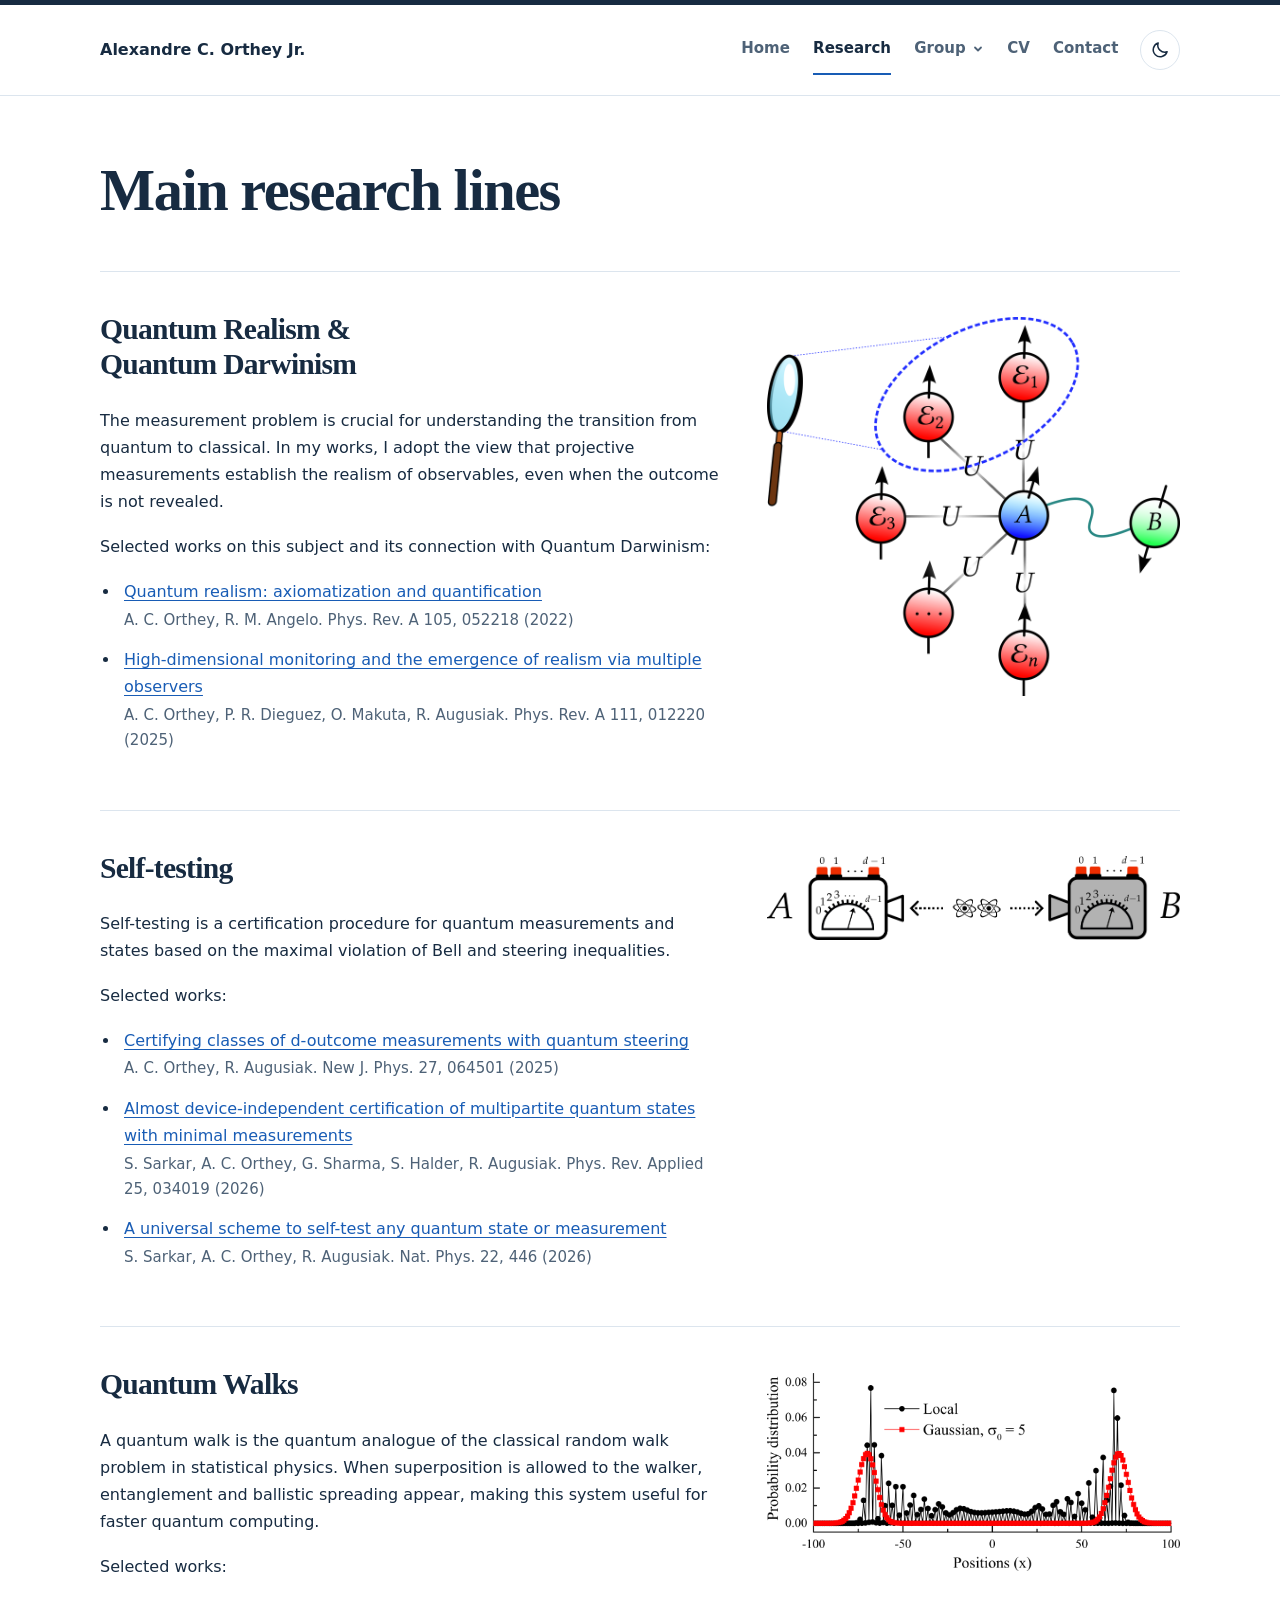
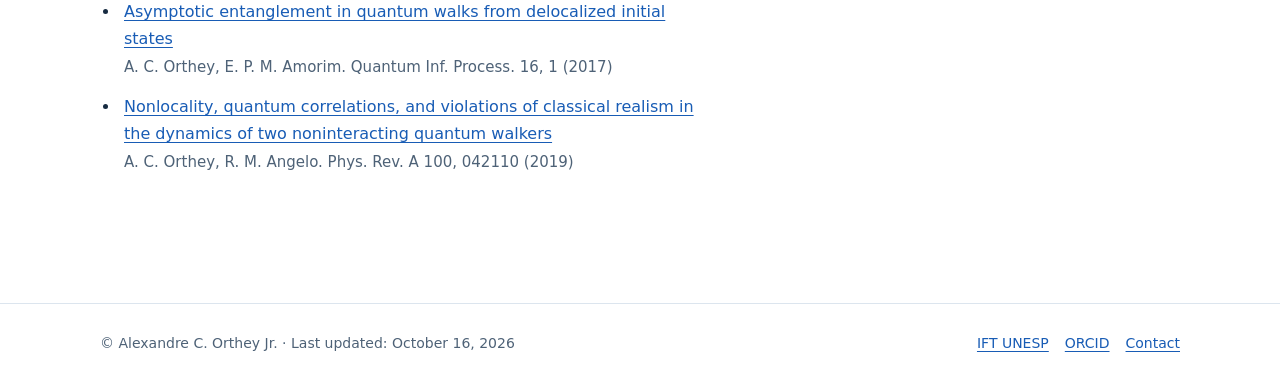
<file: research.html>
<!doctype html>
<html lang="en">
<head>
  <meta charset="utf-8">
  <meta name="viewport" content="width=device-width, initial-scale=1">
  <title>Research | Alexandre C. Orthey Jr.</title>
  <meta name="description" content="Research on quantum realism, Quantum Darwinism, self-testing, and quantum walks by Alexandre C. Orthey Jr.">
  <link rel="icon" type="image/svg+xml" href="assets/cat.svg">
  <script>
    (function () {
      try {
        var saved = localStorage.getItem("theme");
        var theme = saved === "light" || saved === "dark"
          ? saved
          : (window.matchMedia("(prefers-color-scheme: dark)").matches ? "dark" : "light");
        document.documentElement.dataset.theme = theme;
      } catch (error) {
        document.documentElement.dataset.theme =
          window.matchMedia("(prefers-color-scheme: dark)").matches ? "dark" : "light";
      }
    }());
  </script>
  <link rel="stylesheet" href="assets/style.css?v=20260930">
  <script src="assets/theme.js" defer></script>
  <script src="assets/navigation.js" defer></script>
  <script data-goatcounter="https://orthey.goatcounter.com/count"
          async src="https://gc.zgo.at/count.js"></script>
</head>
<body>
  <a class="skip-link" href="#main">Skip to content</a>
  <!-- SHARED HEADER: if changing a navigation label, update it in all pages. -->
  <header class="site-header">
    <div class="wrap header-inner">
      <a class="brand" href="index.html">Alexandre C. Orthey Jr.</a>
      <div class="header-actions">
        <nav aria-label="Main navigation">
          <ul class="navigation">
            <li><a href="index.html">Home</a></li>
            <li><a href="research.html" aria-current="page">Research</a></li>
            <li>
              <details class="nav-dropdown">
                <summary>Group <svg viewBox="0 0 12 12" aria-hidden="true"><path d="m3 4.5 3 3 3-3"/></svg></summary>
                <ul class="nav-submenu">
                  <li><a href="group.html">Members</a></li>
                  <li><a href="news.html">News</a></li>
                  <li><a href="visitors.html">Visitors</a></li>
                  <li><a href="open-positions.html">Open positions</a></li>
                </ul>
              </details>
            </li>
            <li><a href="cv.html">CV</a></li>
            <li><a href="contact.html">Contact</a></li>
          </ul>
        </nav>
        <button class="theme-toggle" type="button" aria-label="Switch to dark mode" aria-pressed="false" title="Switch to dark mode">
          <svg viewBox="0 0 24 24" aria-hidden="true">
            <path class="theme-icon-moon" d="M20.5 14.2A8.5 8.5 0 0 1 9.8 3.5 8.5 8.5 0 1 0 20.5 14.2Z"/>
            <g class="theme-icon-sun">
              <circle cx="12" cy="12" r="3.5"/>
              <path d="M12 2v2M12 20v2M4.9 4.9l1.4 1.4M17.7 17.7l1.4 1.4M2 12h2M20 12h2M4.9 19.1l1.4-1.4M17.7 6.3l1.4-1.4"/>
            </g>
          </svg>
        </button>
      </div>
    </div>
  </header>
  <main class="wrap" id="main">
    <div class="page-intro">
      <h1>Main research lines</h1>
    </div>
    <!-- RESEARCH AREA: Quantum Realism & Quantum Darwinism -->
    <section class="research-topic" aria-labelledby="realism-title">
      <div>
        <h2 id="realism-title">Quantum Realism &amp;<br>Quantum Darwinism</h2>
        <p>The measurement problem is crucial for understanding the transition from quantum to classical. In my works, I adopt the view that projective measurements establish the realism of observables, even when the outcome is not revealed.</p>
        <p>Selected works on this subject and its connection with Quantum Darwinism:</p>
        <ul class="selected-papers">
<li><a href="papers/orthey2022quantum.pdf">Quantum realism: axiomatization and quantification</a><span class="paper-detail">A. C. Orthey, R. M. Angelo. Phys. Rev. A 105, 052218 (2022)</span></li>
<li><a href="papers/orthey2025high.pdf">High-dimensional monitoring and the emergence of realism via multiple observers</a><span class="paper-detail">A. C. Orthey, P. R. Dieguez, O. Makuta, R. Augusiak. Phys. Rev. A 111, 012220 (2025)</span></li>
</ul>
      </div>
      <figure><img src="assets/images/quantum-realism.png?v=0aff5fb55c5c" alt="System A interacts with multiple environmental fragments while correlated with system B; an observer accesses some fragments." loading="lazy"></figure>
    </section>
    <!-- RESEARCH AREA: Self-testing -->
    <section class="research-topic" aria-labelledby="self-testing-title">
      <div>
        <h2 id="self-testing-title">Self-testing</h2>
        <p>Self-testing is a certification procedure for quantum measurements and states based on the maximal violation of Bell and steering inequalities.</p>
        <p>Selected works:</p>
        <ul class="selected-papers">
<li><a href="papers/orthey2025certifying.pdf">Certifying classes of d-outcome measurements with quantum steering</a><span class="paper-detail">A. C. Orthey, R. Augusiak. New J. Phys. 27, 064501 (2025)</span></li>
<li><a href="papers/sarkar2026almost.pdf">Almost device-independent certification of multipartite quantum states with minimal measurements</a><span class="paper-detail">S. Sarkar, A. C. Orthey, G. Sharma, S. Halder, R. Augusiak. Phys. Rev. Applied 25, 034019 (2026)</span></li>
<li><a href="https://doi.org/10.1038/s41567-026-03181-y">A universal scheme to self-test any quantum state or measurement</a><span class="paper-detail">S. Sarkar, A. C. Orthey, R. Augusiak. Nat. Phys. 22, 446 (2026)</span></li>
</ul>
      </div>
      <figure><img src="assets/images/self-testing.png?v=cff319e7d333" alt="Two separated measurement devices with multiple possible outcomes, illustrating a quantum certification experiment." loading="lazy"></figure>
    </section>
    <!-- RESEARCH AREA: Quantum Walks -->
    <section class="research-topic" aria-labelledby="walks-title">
      <div>
        <h2 id="walks-title">Quantum Walks</h2>
        <p>A quantum walk is the quantum analogue of the classical random walk problem in statistical physics. When superposition is allowed to the walker, entanglement and ballistic spreading appear, making this system useful for faster quantum computing.</p>
        <p>Selected works:</p>
        <ul class="selected-papers">
<li><a href="papers/orthey2017asymptotic.pdf">Asymptotic entanglement in quantum walks from delocalized initial states</a><span class="paper-detail">A. C. Orthey, E. P. M. Amorim. Quantum Inf. Process. 16, 1 (2017)</span></li>
<li><a href="papers/orthey2019nonlocality.pdf">Nonlocality, quantum correlations, and violations of classical realism in the dynamics of two noninteracting quantum walkers</a><span class="paper-detail">A. C. Orthey, R. M. Angelo. Phys. Rev. A 100, 042110 (2019)</span></li>
</ul>
      </div>
      <figure><img src="assets/images/quantum-walk.png?v=b7b458cd6229" alt="Quantum-walk position distribution with two peaks on opposite sides of the initial position." loading="lazy"></figure>
    </section>
  </main>
  <footer class="site-footer">
    <div class="wrap footer-inner">
      <p>© Alexandre C. Orthey Jr. <span aria-hidden="true">·</span> Last updated: October 16, 2026</p>
      <div class="footer-links"><a href="https://www.ift.unesp.br/#!/en">IFT UNESP</a> <a href="https://orcid.org/0000-0001-8111-3944">ORCID</a> <a href="contact.html">Contact</a></div>
    </div>
  </footer>
</body>
</html>
</file>
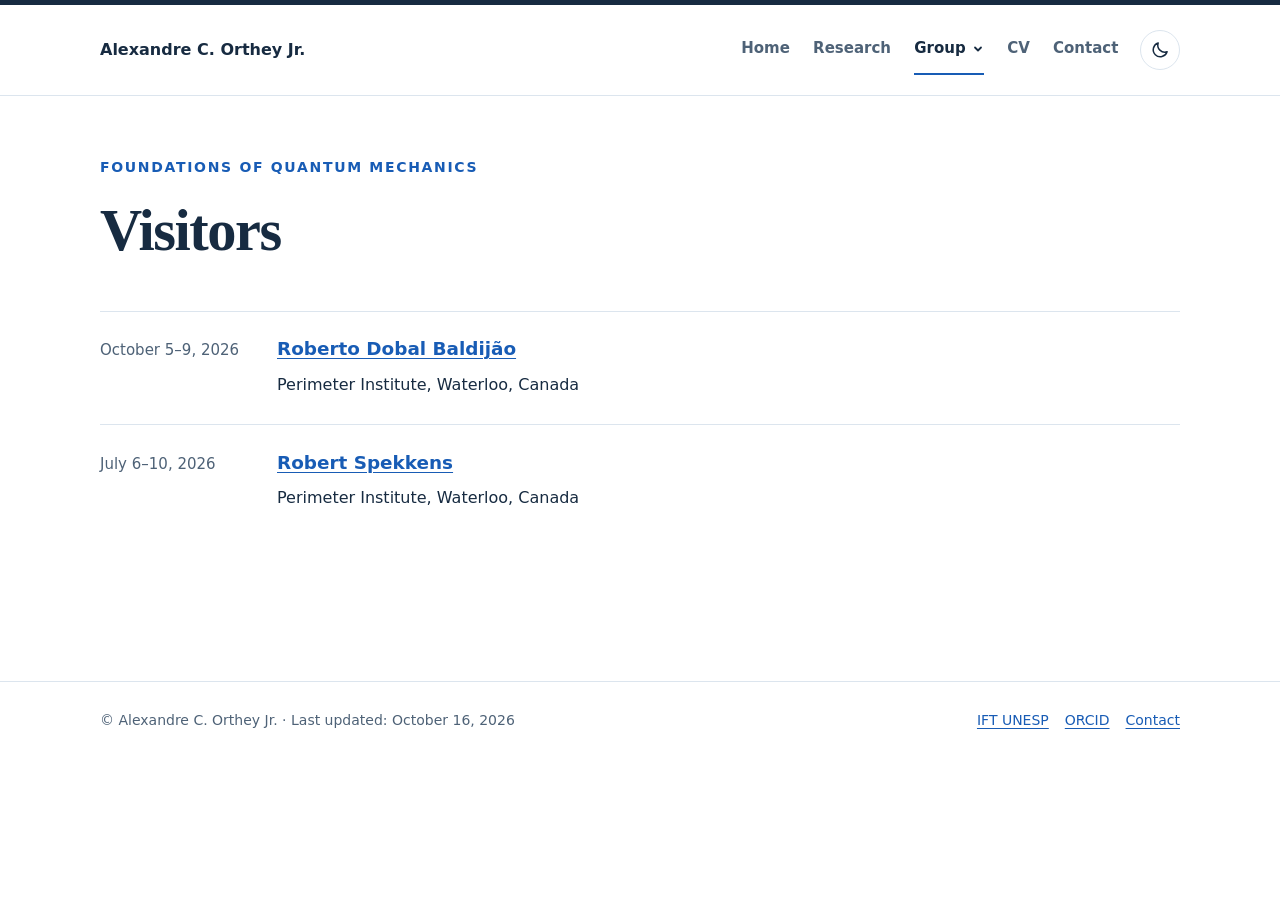
<file: visitors.html>
<!doctype html>
<html lang="en">
<head>
  <meta charset="utf-8">
  <meta name="viewport" content="width=device-width, initial-scale=1">
  <title>Visitors | Alexandre C. Orthey Jr.</title>
  <meta name="description" content="Visitors to the Foundations of Quantum Mechanics group at IFT UNESP.">
  <link rel="icon" type="image/svg+xml" href="assets/cat.svg">
  <script>
    (function () {
      try {
        var saved = localStorage.getItem("theme");
        var theme = saved === "light" || saved === "dark"
          ? saved
          : (window.matchMedia("(prefers-color-scheme: dark)").matches ? "dark" : "light");
        document.documentElement.dataset.theme = theme;
      } catch (error) {
        document.documentElement.dataset.theme =
          window.matchMedia("(prefers-color-scheme: dark)").matches ? "dark" : "light";
      }
    }());
  </script>
  <link rel="stylesheet" href="assets/style.css?v=20260930">
  <script src="assets/theme.js" defer></script>
  <script src="assets/navigation.js" defer></script>
  <script data-goatcounter="https://orthey.goatcounter.com/count"
          async src="https://gc.zgo.at/count.js"></script>
</head>
<body>
  <a class="skip-link" href="#main">Skip to content</a>
  <!-- SHARED HEADER: if changing a navigation label, update it in all pages. -->
  <header class="site-header">
    <div class="wrap header-inner">
      <a class="brand" href="index.html">Alexandre C. Orthey Jr.</a>
      <div class="header-actions">
        <nav aria-label="Main navigation">
          <ul class="navigation">
            <li><a href="index.html">Home</a></li>
            <li><a href="research.html">Research</a></li>
            <li>
              <details class="nav-dropdown is-current">
                <summary>Group <svg viewBox="0 0 12 12" aria-hidden="true"><path d="m3 4.5 3 3 3-3"/></svg></summary>
                <ul class="nav-submenu">
                  <li><a href="group.html">Members</a></li>
                  <li><a href="news.html">News</a></li>
                  <li><a href="visitors.html" aria-current="page">Visitors</a></li>
                  <li><a href="open-positions.html">Open positions</a></li>
                </ul>
              </details>
            </li>
            <li><a href="cv.html">CV</a></li>
            <li><a href="contact.html">Contact</a></li>
          </ul>
        </nav>
        <button class="theme-toggle" type="button" aria-label="Switch to dark mode" aria-pressed="false" title="Switch to dark mode">
          <svg viewBox="0 0 24 24" aria-hidden="true">
            <path class="theme-icon-moon" d="M20.5 14.2A8.5 8.5 0 0 1 9.8 3.5 8.5 8.5 0 1 0 20.5 14.2Z"/>
            <g class="theme-icon-sun">
              <circle cx="12" cy="12" r="3.5"/>
              <path d="M12 2v2M12 20v2M4.9 4.9l1.4 1.4M17.7 17.7l1.4 1.4M2 12h2M20 12h2M4.9 19.1l1.4-1.4M17.7 6.3l1.4-1.4"/>
            </g>
          </svg>
        </button>
      </div>
    </div>
  </header>
  <main class="wrap" id="main">
    <div class="page-intro">
      <p class="eyebrow">Foundations of Quantum Mechanics</p>
      <h1>Visitors</h1>
    </div>
    <!-- VISITORS: keep visits in reverse chronological order by start date, newest first. -->
    <ul class="timeline" aria-label="Group visitors">
      <li class="timeline-entry">
        <div class="timeline-date"><time datetime="2026-10-05">October 5</time>–<time datetime="2026-10-09">9, 2026</time></div>
        <div>
          <h3><a href="https://scholar.google.com/citations?user=bBEW_G8AAAAJ&amp;hl=pt-BR">Roberto Dobal Baldijão</a></h3>
          <p>Perimeter Institute, Waterloo, Canada</p>
        </div>
      </li>
      <li class="timeline-entry">
        <div class="timeline-date"><time datetime="2026-07-06">July 6</time>–<time datetime="2026-07-10">10, 2026</time></div>
        <div>
          <h3><a href="https://www.rwspekkens.com/">Robert Spekkens</a></h3>
          <p>Perimeter Institute, Waterloo, Canada</p>
        </div>
      </li>
    </ul>
  </main>
  <footer class="site-footer">
    <div class="wrap footer-inner">
      <p>© Alexandre C. Orthey Jr. <span aria-hidden="true">·</span> Last updated: October 16, 2026</p>
      <div class="footer-links"><a href="https://www.ift.unesp.br/#!/en">IFT UNESP</a> <a href="https://orcid.org/0000-0001-8111-3944">ORCID</a> <a href="contact.html">Contact</a></div>
    </div>
  </footer>
</body>
</html>
</file>
<file: assets/style.css>
:root {
  color-scheme: light;
  --ink: #172b41;
  --muted: #4e6277;
  --accent: #185cb5;
  --line: #dce5ee;
  --soft: #f2f6fb;
  --paper: #fff;
  --link-hover: #0d3b78;
  --focus: #176bd2;
  --on-ink: #fff;
  --toggle-hover: #e7eef7;
}
:root[data-theme="dark"] {
  color-scheme: dark;
  --ink: #e7eef6;
  --muted: #a9b8c8;
  --accent: #78b7ff;
  --line: #2b4054;
  --soft: #132438;
  --paper: #0b1521;
  --link-hover: #acd3ff;
  --focus: #89c2ff;
  --on-ink: #0b1521;
  --toggle-hover: #1a3046;
}
@media (prefers-color-scheme: dark) {
  :root:not([data-theme]) {
    color-scheme: dark;
    --ink: #e7eef6;
    --muted: #a9b8c8;
    --accent: #78b7ff;
    --line: #2b4054;
    --soft: #132438;
    --paper: #0b1521;
    --link-hover: #acd3ff;
    --focus: #89c2ff;
    --on-ink: #0b1521;
    --toggle-hover: #1a3046;
  }
}
* { box-sizing: border-box; }
html { scroll-behavior: smooth; }
body { margin: 0; color: var(--ink); background: var(--paper); font: 1rem/1.7 system-ui, -apple-system, BlinkMacSystemFont, "Segoe UI", sans-serif; }
a { color: var(--accent); text-decoration-thickness: .07em; text-underline-offset: .18em; overflow-wrap: anywhere; }
a:hover { color: var(--link-hover); }
a:focus-visible { outline: 3px solid var(--focus); outline-offset: 5px; border-radius: 2px; }
img { max-width: 100%; height: auto; display: block; }
p { margin: 0 0 1.1rem; }
h1, h2, h3 { line-height: 1.2; font-weight: 600; }
h1, h2 { font-family: Georgia, "Times New Roman", serif; letter-spacing: -.025em; }
h1 { font-size: clamp(2.35rem, 5vw, 3.65rem); margin: 0 0 1.25rem; }
h2 { font-size: clamp(1.7rem, 3vw, 2.2rem); margin: 0 0 1.5rem; }
h3 { font-size: 1.15rem; margin: 0 0 .65rem; }
.wrap { width: min(1080px, calc(100% - 3rem)); margin-inline: auto; }
.skip-link { position: absolute; top: -6rem; left: 1rem; z-index: 10; padding: .7rem 1rem; background: var(--ink); color: var(--on-ink); }
.skip-link:focus { top: 1rem; }
.site-header { border-top: 5px solid var(--ink); border-bottom: 1px solid var(--line); }
.header-inner { min-height: 90px; display: flex; align-items: center; justify-content: space-between; gap: 2rem; }
.header-inner-home { justify-content: flex-end; }
.header-actions { display: flex; align-items: center; justify-content: flex-end; gap: 1.35rem; margin-left: auto; }
.brand { color: var(--ink); font-weight: 650; font-size: 1rem; text-decoration: none; white-space: nowrap; }
.navigation { display: flex; flex-wrap: wrap; gap: .4rem 1.45rem; padding: 0; margin: 0; list-style: none; }
.navigation > li > a, .nav-dropdown > summary { display: block; padding: .7rem 0; color: var(--muted); font-size: .9375rem; font-weight: 550; text-decoration: none; border-bottom: 2px solid transparent; }
.navigation > li > a[aria-current="page"], .nav-dropdown.is-current > summary { color: var(--ink); border-color: var(--accent); }
.navigation > li > a:hover, .nav-dropdown > summary:hover { color: var(--accent); }
.nav-dropdown { position: relative; }
.nav-dropdown > summary { display: flex; align-items: center; gap: .4rem; list-style: none; cursor: pointer; }
.nav-dropdown > summary::-webkit-details-marker { display: none; }
.nav-dropdown > summary::marker { content: ""; }
.nav-dropdown > summary:focus-visible { outline: 3px solid var(--focus); outline-offset: 5px; border-radius: 2px; }
.nav-dropdown > summary svg { width: 12px; height: 12px; fill: none; stroke: currentColor; stroke-width: 1.8; stroke-linecap: round; stroke-linejoin: round; }
.nav-dropdown[open] > summary svg { transform: rotate(180deg); }
.nav-submenu { position: absolute; z-index: 5; top: 100%; left: -.75rem; width: 10rem; margin: 0; padding: .4rem; list-style: none; background: var(--paper); border: 1px solid var(--line); border-radius: 4px; box-shadow: 0 8px 24px rgb(0 0 0 / .12); }
.nav-submenu a { display: block; padding: .55rem .75rem; border-radius: 2px; color: var(--muted); font-size: .9375rem; font-weight: 550; text-decoration: none; }
.nav-submenu a:hover, .nav-submenu a:focus-visible { color: var(--accent); background: var(--soft); }
.nav-submenu a:focus-visible { outline-offset: -2px; }
.nav-submenu a[aria-current="page"] { color: var(--accent); background: var(--soft); }
.theme-toggle { display: grid; flex: 0 0 auto; place-items: center; width: 40px; height: 40px; padding: 0; border: 1px solid var(--line); border-radius: 50%; color: var(--ink); background: var(--paper); cursor: pointer; }
.theme-toggle:hover { color: var(--accent); background: var(--toggle-hover); }
.theme-toggle:focus-visible { outline: 3px solid var(--focus); outline-offset: 3px; }
.theme-toggle svg { width: 20px; height: 20px; fill: none; stroke: currentColor; stroke-width: 1.8; stroke-linecap: round; stroke-linejoin: round; }
.theme-icon-sun { display: none; }
:root[data-theme="dark"] .theme-icon-moon { display: none; }
:root[data-theme="dark"] .theme-icon-sun { display: block; }
main { padding-block: 3.75rem 4.5rem; min-height: 65vh; }
.eyebrow { margin: 0 0 1rem; color: var(--accent); text-transform: uppercase; letter-spacing: .12em; font-size: .875rem; font-weight: 650; }
.hero { display: grid; grid-template-columns: minmax(0, 1fr) 270px; gap: 4.5rem; align-items: start; padding-bottom: 3.5rem; }
.hero h1 { max-width: none; white-space: nowrap; }
.hero .affiliation { font-size: 1.125rem; line-height: 1.65; }
.affiliation-fellowship { margin-bottom: .85rem; }
.institution + .institution { margin-top: .65rem; }
.institution-translation { color: var(--muted); font-size: .875rem; line-height: 1.45; }
.hero .interests { color: var(--muted); max-width: 650px; }
.portrait { width: 100%; height: 310px; object-fit: cover; object-position: center 32%; border-radius: 4px; }
.profile-links { display: flex; flex-wrap: wrap; gap: .5rem 1.2rem; margin-top: 1.6rem; font-size: .9375rem; }
.section { margin-top: 3.25rem; }
.section-heading { display: flex; align-items: baseline; gap: 1rem; justify-content: space-between; border-bottom: 1px solid var(--line); margin-bottom: 1.4rem; }
.section-heading h2 { margin-bottom: 1rem; }
.opportunities { background: var(--soft); border-left: 3px solid var(--accent); padding: 1.35rem 1.65rem; }
.opportunities h2 { font: 600 1.125rem/1.3 system-ui, sans-serif; letter-spacing: 0; margin-bottom: .8rem; }
.opportunities p { margin: .45rem 0; }
.deadline { color: var(--muted); font-size: .9375rem; }
.publications { list-style: none; margin: 0; padding: 0; }
.publication { display: grid; grid-template-columns: 2.1rem minmax(0, 1fr); gap: .75rem; padding: 1.4rem 0; border-bottom: 1px solid var(--line); }
.publication:first-child { padding-top: .4rem; }
.publication-number { font-variant-numeric: tabular-nums; color: var(--muted); font-size: .875rem; padding-top: .2rem; }
.publication-title { display: inline-block; color: var(--ink); font-weight: 600; font-size: 1.0625rem; line-height: 1.45; text-decoration: none; }
.publication p { margin: .4rem 0 0; }
.authors { color: var(--muted); font-size: .9375rem; line-height: 1.6; }
.journal { font-size: .9375rem; }
.publication-links { display: flex; flex-wrap: wrap; gap: .3rem 1.1rem; font-size: .875rem; margin-top: .5rem; }
.page-intro { max-width: 820px; margin-bottom: 2.8rem; }
.page-intro > p:not(.eyebrow) { font-size: 1.125rem; color: var(--muted); }
.research-topic { display: grid; grid-template-columns: minmax(0, 3fr) minmax(0, 2fr); align-items: start; gap: 3rem; padding-block: 2.5rem; border-top: 1px solid var(--line); }
.research-topic h2 { font-size: 1.85rem; }
.research-topic figure { margin: .35rem 0 0; }
:root[data-theme="dark"] .research-topic figure { padding: .75rem; border-radius: 4px; background: #f8fafc; }
.research-topic figure img { width: 100%; max-height: 420px; object-fit: contain; }
.selected-papers { padding-left: 1.25rem; }
.selected-papers li { padding-left: .25rem; margin: .8rem 0; }
.paper-detail { display: block; color: var(--muted); font-size: .9375rem; margin-top: .15rem; }
.group-grid { display: grid; grid-template-columns: repeat(3, minmax(0, 1fr)); gap: 2rem; }
.member { border-bottom: 1px solid var(--line); padding-bottom: 1.5rem; }
.member img { width: 100%; height: 280px; object-fit: cover; object-position: center 30%; border-radius: 4px; margin-bottom: 1.3rem; }
.member p { color: var(--muted); margin: .2rem 0; }
.member a { display: inline-block; margin-top: .55rem; font-size: .9375rem; }
.timeline { list-style: none; margin: 0; padding: 0; }
.timeline-entry { display: grid; grid-template-columns: 145px minmax(0, 1fr); gap: 2rem; border-top: 1px solid var(--line); padding-block: 1.65rem; }
.timeline-date { color: var(--muted); font-size: .9375rem; font-variant-numeric: tabular-nums; }
.timeline-entry p { margin: .4rem 0 0; }
.timeline-entry .detail { color: var(--muted); font-size: .9375rem; }
.cv-timeline .timeline-entry { grid-template-columns: 145px 96px minmax(0, 1fr); align-items: start; }
.timeline-logo { width: 96px; height: 96px; padding: 8px; object-fit: contain; background: #fff; border: 1px solid #dce5ee; border-radius: 4px; }
.contact-grid { display: grid; grid-template-columns: 1fr 1fr; gap: 4rem; padding-top: 1rem; }
.contact-grid h2 { font-size: 1.75rem; }
address { font-style: normal; }
.contact-list { list-style: none; padding: 0; margin: 0; }
.contact-list li { margin-bottom: 1.25rem; }
.contact-label { display: block; color: var(--muted); font-size: .875rem; margin-bottom: .2rem; }
.site-footer { border-top: 1px solid var(--line); padding-block: 1.7rem; color: var(--muted); font-size: .875rem; }
.footer-inner { display: flex; flex-wrap: wrap; justify-content: space-between; gap: .6rem 1.5rem; }
.site-footer p { margin: 0; }
.footer-links { display: flex; flex-wrap: wrap; gap: 1rem; }
@media (max-width: 800px) {
  .header-inner { flex-direction: column; align-items: flex-start; gap: .5rem; padding-block: 1.2rem .6rem; }
  .header-actions { width: 100%; justify-content: space-between; margin-left: 0; }
  .navigation { gap: .25rem 1.4rem; }
  main { padding-block: 2.6rem 3rem; }
  .hero { gap: 2rem; grid-template-columns: minmax(0, 1fr) 200px; }
  .portrait { height: 260px; }
  .research-topic { grid-template-columns: minmax(0, 3fr) minmax(0, 2fr); gap: 2rem; }
  .group-grid { gap: 1.4rem; }
  .member img { height: 225px; }
}
@media (max-width: 580px) {
  .wrap { width: calc(100% - 2rem); }
  .brand { font-size: .9375rem; }
  .navigation { gap: .1rem 1.05rem; }
  .header-actions { align-items: flex-start; gap: .75rem; }
  .navigation a { font-size: .9375rem; }
  .hero { grid-template-columns: 1fr; gap: 2rem; padding-bottom: 2rem; }
  .hero h1 { font-size: clamp(1.35rem, 7.5vw, 2.35rem); }
  .hero-photo { width: min(260px, 80%); }
  .portrait { height: 280px; }
  .opportunities { padding: 1.2rem; }
  .section { margin-top: 2.6rem; }
  .section-heading { align-items: start; }
  .publication { grid-template-columns: 1.6rem minmax(0, 1fr); gap: .5rem; }
  .research-topic, .contact-grid { grid-template-columns: 1fr; gap: 1.5rem; }
  .research-topic figure { width: min(320px, 100%); }
  .group-grid { grid-template-columns: 1fr; gap: 2rem; }
  .member { display: grid; grid-template-columns: 115px minmax(0, 1fr); gap: 1.2rem; }
  .member img { height: 150px; margin: 0; }
  .timeline-entry { grid-template-columns: 1fr; gap: .55rem; }
  .cv-timeline .timeline-entry { grid-template-columns: 96px minmax(0, 1fr); column-gap: 1rem; }
  .cv-timeline .timeline-date { grid-column: 1 / -1; }
  .contact-grid { gap: 2.4rem; }
}
@media (prefers-reduced-motion: no-preference) {
  body, .site-header, .site-footer, .opportunities, .theme-toggle { transition: color .2s ease, background-color .2s ease, border-color .2s ease; }
}
@media (prefers-reduced-motion: reduce) { html { scroll-behavior: auto; } }
@media print {
  .site-header, .site-footer, .skip-link, .theme-toggle { display: none; }
  .wrap { width: 100%; }
  main { padding: 0; }
  .publication, .timeline-entry, .member { break-inside: avoid; }
  a { color: inherit; }
}
</file>
